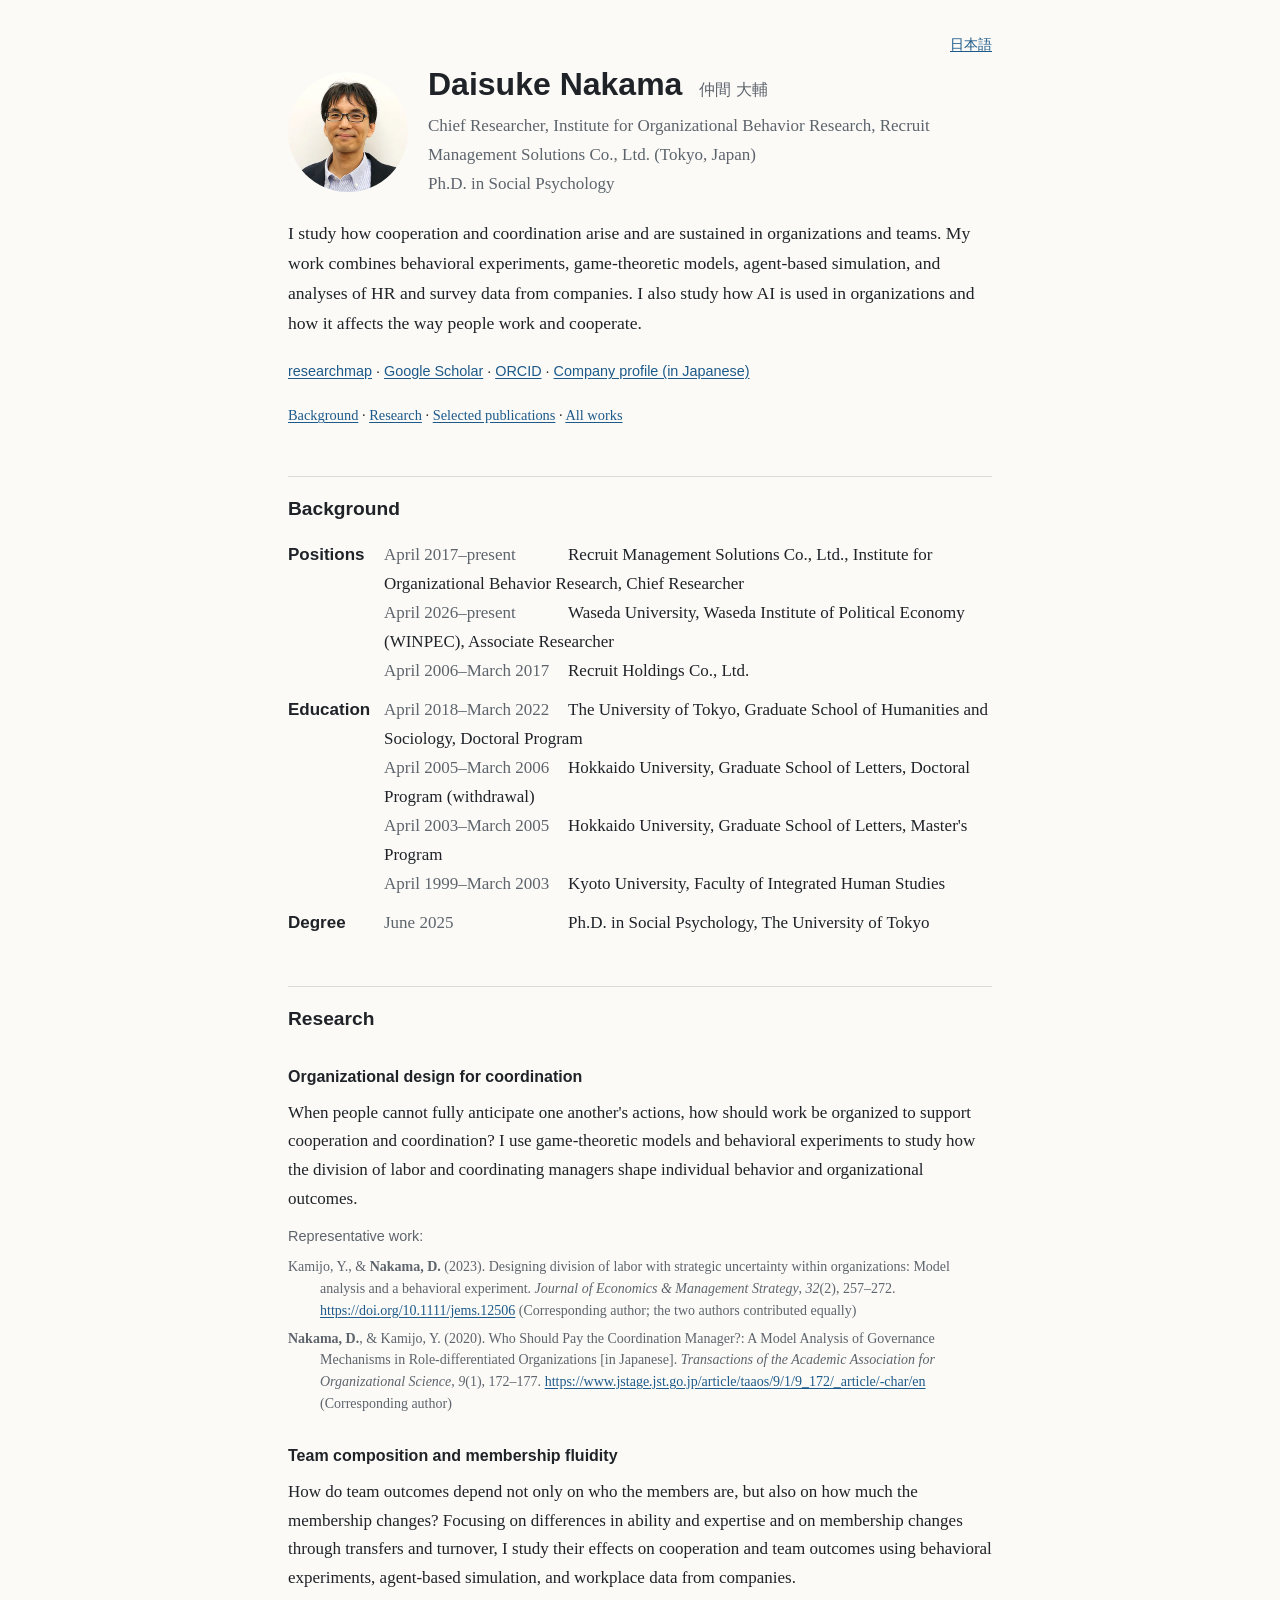
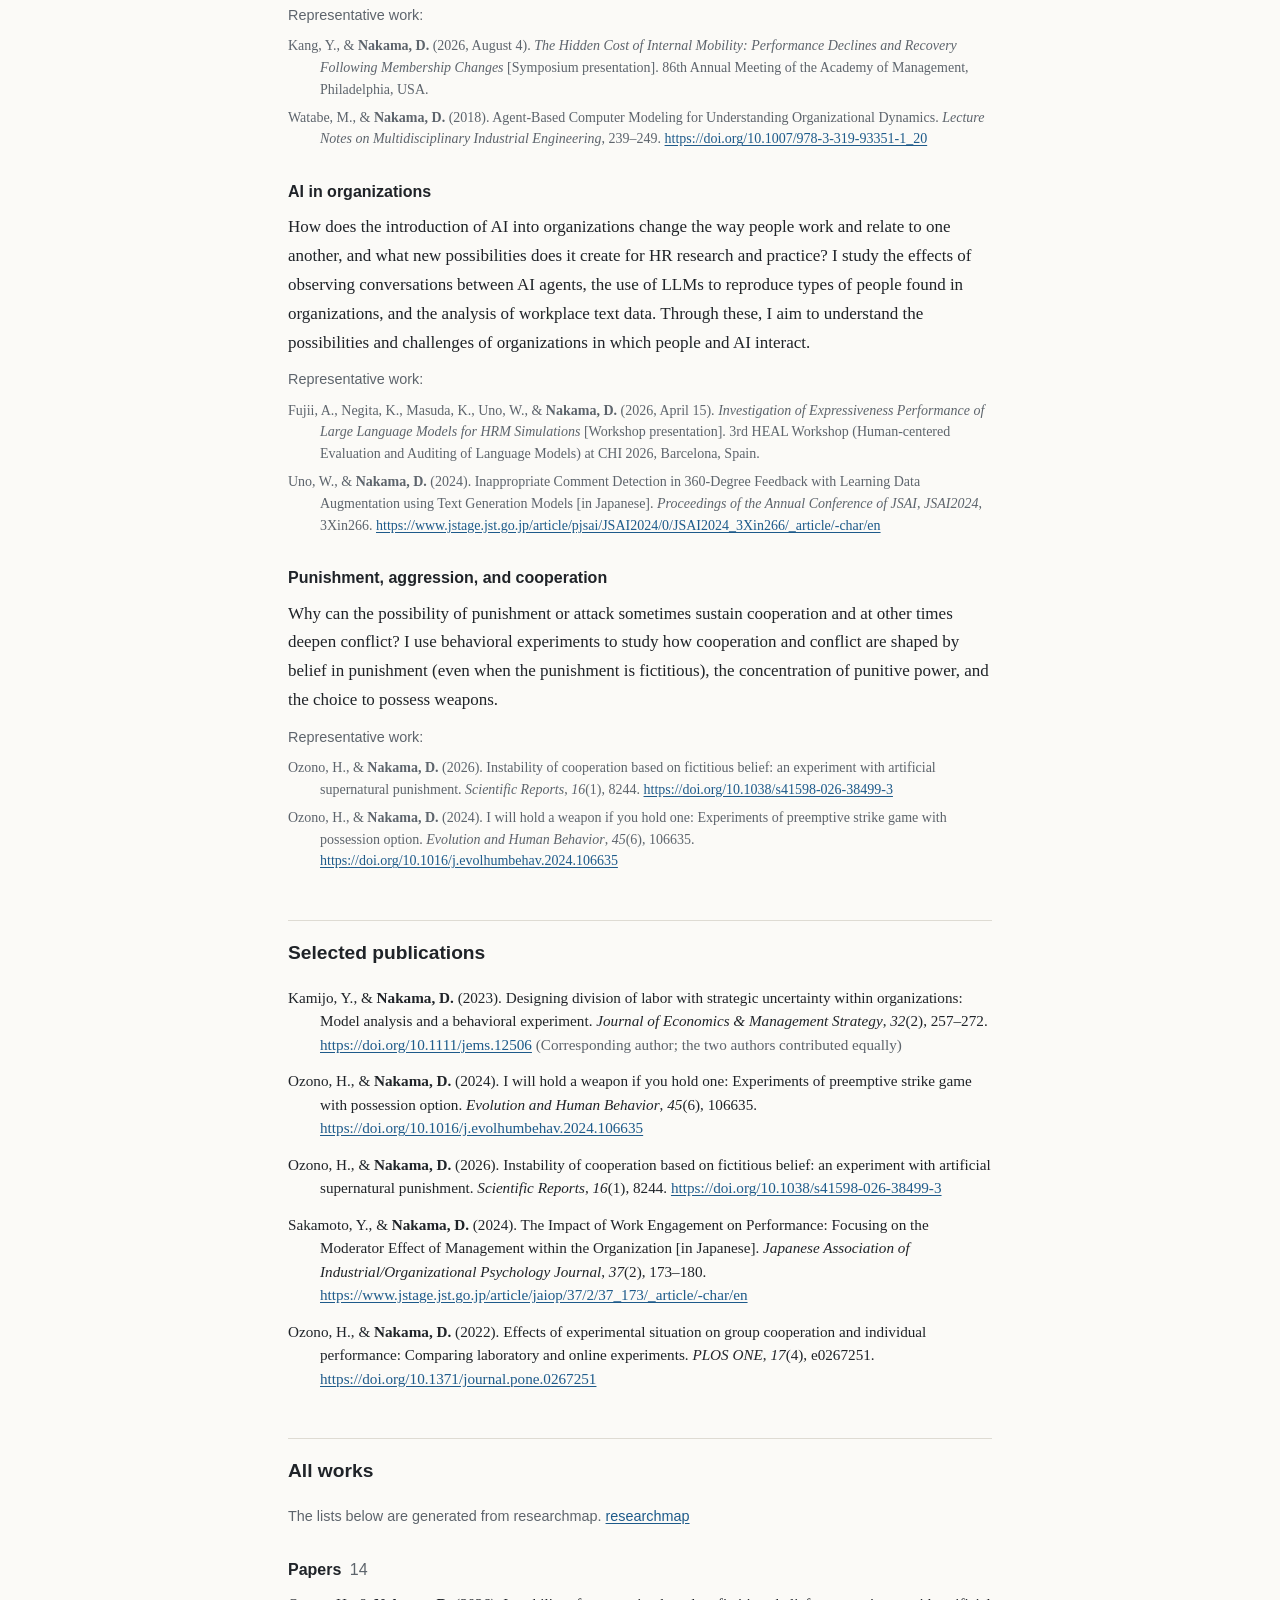
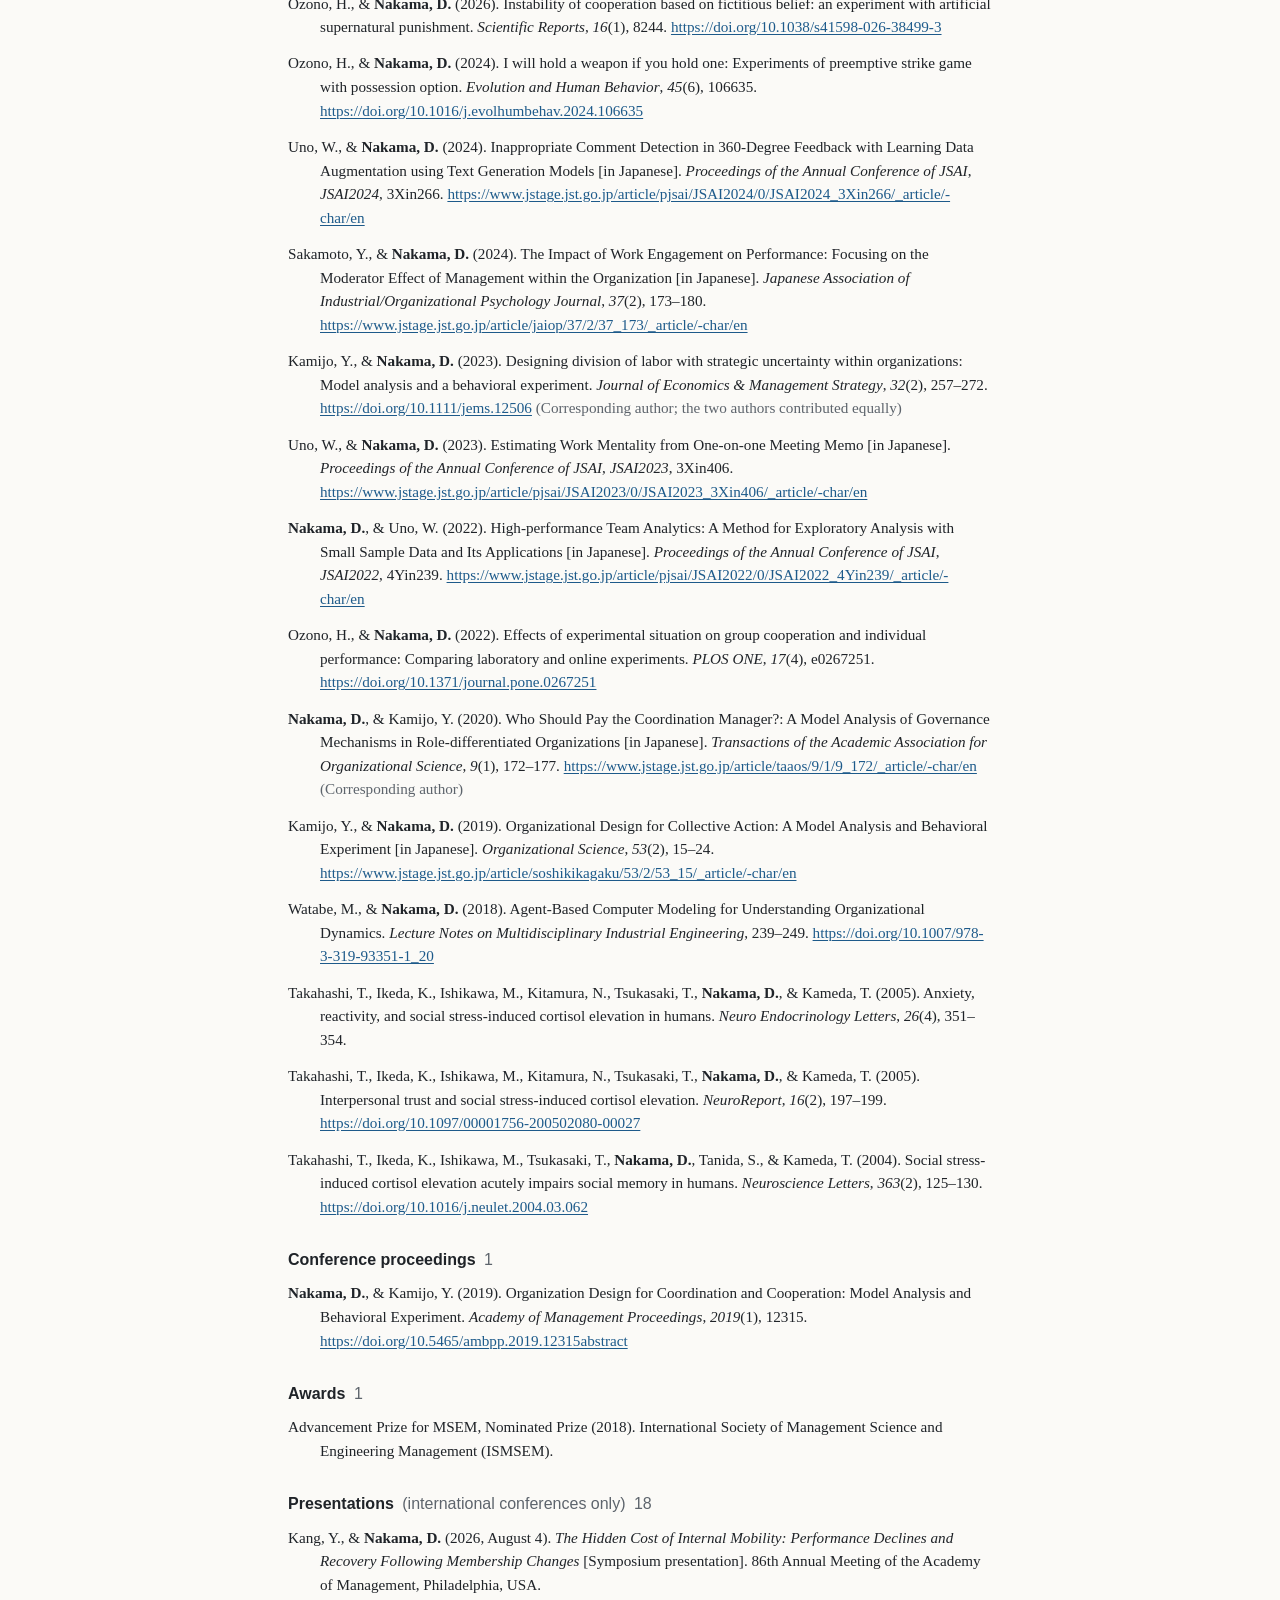
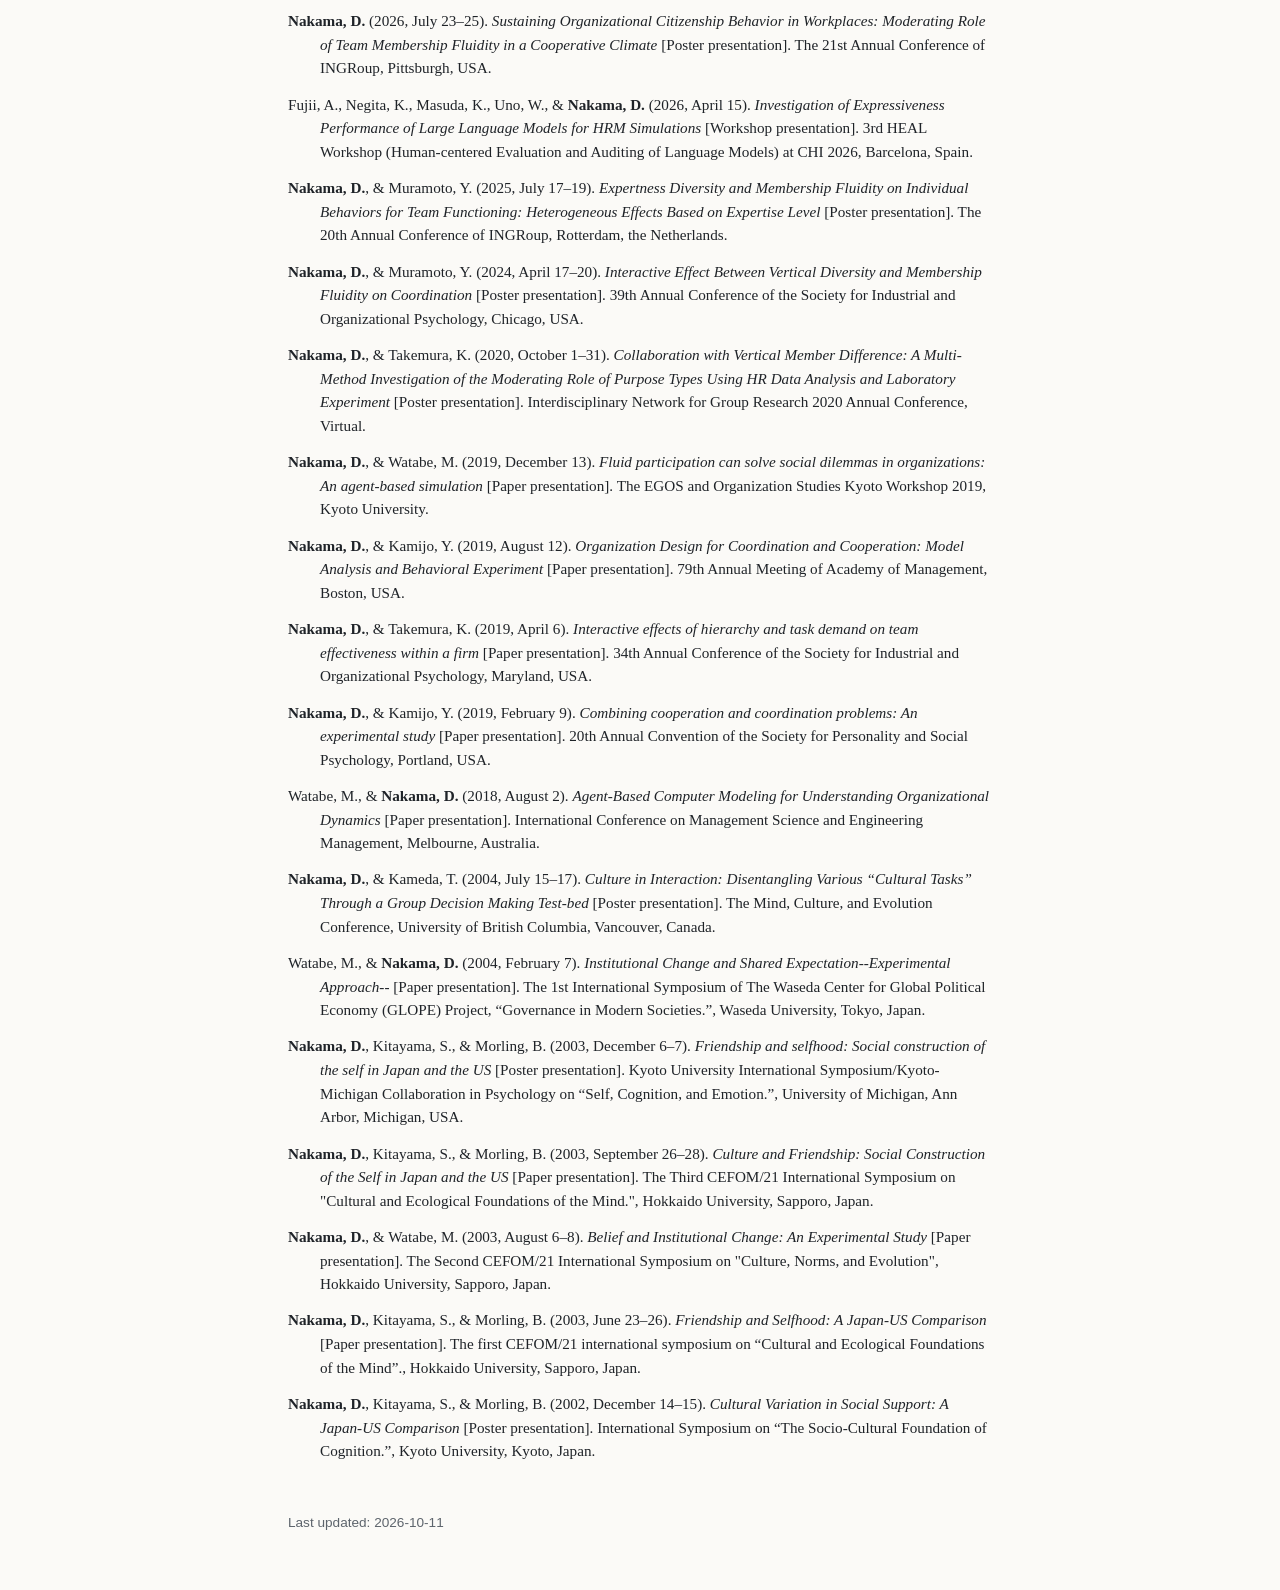
<file: index.html>
<!doctype html>
<html lang="en">
<head>
<meta charset="utf-8">
<meta name="viewport" content="width=device-width, initial-scale=1">
<title>Daisuke Nakama</title>
<meta name="description" content="Daisuke Nakama studies cooperation and coordination in organizations and teams.">
<link rel="icon" href="avatar.png">
<link rel="stylesheet" href="style.css">
<meta name="google-site-verification" content="29DcpfLCTDxJT65VdbyaexOTjkJp9uY4inDjIt9TOL4">
<script data-goatcounter="https://dnakama.goatcounter.com/count" async src="//gc.zgo.at/count.js"></script>
</head>
<body>
<header>
<p class="switch"><a href="ja/" lang="ja">日本語</a></p>
<div class="who">
<img src="avatar.png" alt="Portrait of Daisuke Nakama" width="120" height="120">
<div>
<h1>Daisuke Nakama <span class="sub">仲間 大輔</span></h1>
<p class="role">Chief Researcher, Institute for Organizational Behavior Research, Recruit Management Solutions Co., Ltd. (Tokyo, Japan)<br>Ph.D. in Social Psychology</p>
</div>
</div>
<p class="lead">I study how cooperation and coordination arise and are sustained in organizations and teams. My work combines behavioral experiments, game-theoretic models, agent-based simulation, and analyses of HR and survey data from companies. I also study how AI is used in organizations and how it affects the way people work and cooperate.</p>
<p class="links"><a href="https://researchmap.jp/dnakama?lang=en">researchmap</a> · <a href="https://scholar.google.com/citations?user=3xT6G5sAAAAJ">Google Scholar</a> · <a href="https://orcid.org/0000-0003-1457-5297">ORCID</a> · <a href="https://www.recruit-ms.co.jp/issue/talent/0000000144/">Company profile (in Japanese)</a></p>
<nav class="jump" aria-label="On this page">
<a href="#background">Background</a> · <a href="#research">Research</a> · <a href="#selected">Selected publications</a> · <a href="#all-works">All works</a>
</nav>
</header>
<main>
<section id="background">
<h2>Background</h2>
<dl class="background">
<dt>Positions</dt>
<dd><span class="when">April 2017–present</span>Recruit Management Solutions Co., Ltd., Institute for Organizational Behavior Research, Chief Researcher<br><span class="when">April 2026–present</span>Waseda University, Waseda Institute of Political Economy (WINPEC), Associate Researcher<br><span class="when">April 2006–March 2017</span>Recruit Holdings Co., Ltd.</dd>
<dt>Education</dt>
<dd><span class="when">April 2018–March 2022</span>The University of Tokyo, Graduate School of Humanities and Sociology, Doctoral Program<br><span class="when">April 2005–March 2006</span>Hokkaido University, Graduate School of Letters, Doctoral Program (withdrawal)<br><span class="when">April 2003–March 2005</span>Hokkaido University, Graduate School of Letters, Master&#x27;s Program<br><span class="when">April 1999–March 2003</span>Kyoto University, Faculty of Integrated Human Studies</dd>
<dt>Degree</dt>
<dd><span class="when">June 2025</span>Ph.D. in Social Psychology, The University of Tokyo</dd>
</dl>
</section>
<section class="themes" id="research">
<h2>Research</h2>
<h3>Organizational design for coordination</h3>
<p>When people cannot fully anticipate one another&#x27;s actions, how should work be organized to support cooperation and coordination? I use game-theoretic models and behavioral experiments to study how the division of labor and coordinating managers shape individual behavior and organizational outcomes.</p>
<p class="source">Representative work:</p>
<ul class="works">
<li>Kamijo, Y., &amp; <strong>Nakama, D.</strong> (2023). Designing division of labor with strategic uncertainty within organizations: Model analysis and a behavioral experiment. <i>Journal of Economics &amp; Management Strategy</i>, <i>32</i>(2), 257–272. <a href="https://doi.org/10.1111/jems.12506">https://doi.org/10.1111/jems.12506</a> <span class="note">(Corresponding author; the two authors contributed equally)</span></li>
<li><strong>Nakama, D.</strong>, &amp; Kamijo, Y. (2020). Who Should Pay the Coordination Manager?: A Model Analysis of Governance Mechanisms in Role-differentiated Organizations [in Japanese]. <i>Transactions of the Academic Association for Organizational Science</i>, <i>9</i>(1), 172–177. <a href="https://www.jstage.jst.go.jp/article/taaos/9/1/9_172/_article/-char/en">https://www.jstage.jst.go.jp/article/taaos/9/1/9_172/_article/-char/en</a> <span class="note">(Corresponding author)</span></li>
</ul>
<h3>Team composition and membership fluidity</h3>
<p>How do team outcomes depend not only on who the members are, but also on how much the membership changes? Focusing on differences in ability and expertise and on membership changes through transfers and turnover, I study their effects on cooperation and team outcomes using behavioral experiments, agent-based simulation, and workplace data from companies.</p>
<p class="source">Representative work:</p>
<ul class="works">
<li>Kang, Y., &amp; <strong>Nakama, D.</strong> (2026, August 4). <i>The Hidden Cost of Internal Mobility: Performance Declines and Recovery Following Membership Changes</i> [Symposium presentation]. 86th Annual Meeting of the Academy of Management, Philadelphia, USA.</li>
<li>Watabe, M., &amp; <strong>Nakama, D.</strong> (2018). Agent-Based Computer Modeling for Understanding Organizational Dynamics. <i>Lecture Notes on Multidisciplinary Industrial Engineering</i>, 239–249. <a href="https://doi.org/10.1007/978-3-319-93351-1_20">https://doi.org/10.1007/978-3-319-93351-1_20</a></li>
</ul>
<h3>AI in organizations</h3>
<p>How does the introduction of AI into organizations change the way people work and relate to one another, and what new possibilities does it create for HR research and practice? I study the effects of observing conversations between AI agents, the use of LLMs to reproduce types of people found in organizations, and the analysis of workplace text data. Through these, I aim to understand the possibilities and challenges of organizations in which people and AI interact.</p>
<p class="source">Representative work:</p>
<ul class="works">
<li>Fujii, A., Negita, K., Masuda, K., Uno, W., &amp; <strong>Nakama, D.</strong> (2026, April 15). <i>Investigation of Expressiveness Performance of Large Language Models for HRM Simulations</i> [Workshop presentation]. 3rd HEAL Workshop (Human-centered Evaluation and Auditing of Language Models) at CHI 2026, Barcelona, Spain.</li>
<li>Uno, W., &amp; <strong>Nakama, D.</strong> (2024). Inappropriate Comment Detection in 360-Degree Feedback with Learning Data Augmentation using Text Generation Models [in Japanese]. <i>Proceedings of the Annual Conference of JSAI</i>, <i>JSAI2024</i>, 3Xin266. <a href="https://www.jstage.jst.go.jp/article/pjsai/JSAI2024/0/JSAI2024_3Xin266/_article/-char/en">https://www.jstage.jst.go.jp/article/pjsai/JSAI2024/0/JSAI2024_3Xin266/_article/-char/en</a></li>
</ul>
<h3>Punishment, aggression, and cooperation</h3>
<p>Why can the possibility of punishment or attack sometimes sustain cooperation and at other times deepen conflict? I use behavioral experiments to study how cooperation and conflict are shaped by belief in punishment (even when the punishment is fictitious), the concentration of punitive power, and the choice to possess weapons.</p>
<p class="source">Representative work:</p>
<ul class="works">
<li>Ozono, H., &amp; <strong>Nakama, D.</strong> (2026). Instability of cooperation based on fictitious belief: an experiment with artificial supernatural punishment. <i>Scientific Reports</i>, <i>16</i>(1), 8244. <a href="https://doi.org/10.1038/s41598-026-38499-3">https://doi.org/10.1038/s41598-026-38499-3</a></li>
<li>Ozono, H., &amp; <strong>Nakama, D.</strong> (2024). I will hold a weapon if you hold one: Experiments of preemptive strike game with possession option. <i>Evolution and Human Behavior</i>, <i>45</i>(6), 106635. <a href="https://doi.org/10.1016/j.evolhumbehav.2024.106635">https://doi.org/10.1016/j.evolhumbehav.2024.106635</a></li>
</ul>
</section>
<section id="selected">
<h2>Selected publications</h2>
<ul class="works">
<li>Kamijo, Y., &amp; <strong>Nakama, D.</strong> (2023). Designing division of labor with strategic uncertainty within organizations: Model analysis and a behavioral experiment. <i>Journal of Economics &amp; Management Strategy</i>, <i>32</i>(2), 257–272. <a href="https://doi.org/10.1111/jems.12506">https://doi.org/10.1111/jems.12506</a> <span class="note">(Corresponding author; the two authors contributed equally)</span></li>
<li>Ozono, H., &amp; <strong>Nakama, D.</strong> (2024). I will hold a weapon if you hold one: Experiments of preemptive strike game with possession option. <i>Evolution and Human Behavior</i>, <i>45</i>(6), 106635. <a href="https://doi.org/10.1016/j.evolhumbehav.2024.106635">https://doi.org/10.1016/j.evolhumbehav.2024.106635</a></li>
<li>Ozono, H., &amp; <strong>Nakama, D.</strong> (2026). Instability of cooperation based on fictitious belief: an experiment with artificial supernatural punishment. <i>Scientific Reports</i>, <i>16</i>(1), 8244. <a href="https://doi.org/10.1038/s41598-026-38499-3">https://doi.org/10.1038/s41598-026-38499-3</a></li>
<li>Sakamoto, Y., &amp; <strong>Nakama, D.</strong> (2024). The Impact of Work Engagement on Performance: Focusing on the Moderator Effect of Management within the Organization [in Japanese]. <i>Japanese Association of Industrial/Organizational Psychology Journal</i>, <i>37</i>(2), 173–180. <a href="https://www.jstage.jst.go.jp/article/jaiop/37/2/37_173/_article/-char/en">https://www.jstage.jst.go.jp/article/jaiop/37/2/37_173/_article/-char/en</a></li>
<li>Ozono, H., &amp; <strong>Nakama, D.</strong> (2022). Effects of experimental situation on group cooperation and individual performance: Comparing laboratory and online experiments. <i>PLOS ONE</i>, <i>17</i>(4), e0267251. <a href="https://doi.org/10.1371/journal.pone.0267251">https://doi.org/10.1371/journal.pone.0267251</a></li>
</ul>
</section>
<section id="all-works">
<h2>All works</h2>
<p class="meta">The lists below are generated from researchmap. <a href="https://researchmap.jp/dnakama?lang=en">researchmap</a></p>
<h3>Papers <span class="count">14</span></h3>
<ul class="works">
<li>Ozono, H., &amp; <strong>Nakama, D.</strong> (2026). Instability of cooperation based on fictitious belief: an experiment with artificial supernatural punishment. <i>Scientific Reports</i>, <i>16</i>(1), 8244. <a href="https://doi.org/10.1038/s41598-026-38499-3">https://doi.org/10.1038/s41598-026-38499-3</a></li>
<li>Ozono, H., &amp; <strong>Nakama, D.</strong> (2024). I will hold a weapon if you hold one: Experiments of preemptive strike game with possession option. <i>Evolution and Human Behavior</i>, <i>45</i>(6), 106635. <a href="https://doi.org/10.1016/j.evolhumbehav.2024.106635">https://doi.org/10.1016/j.evolhumbehav.2024.106635</a></li>
<li>Uno, W., &amp; <strong>Nakama, D.</strong> (2024). Inappropriate Comment Detection in 360-Degree Feedback with Learning Data Augmentation using Text Generation Models [in Japanese]. <i>Proceedings of the Annual Conference of JSAI</i>, <i>JSAI2024</i>, 3Xin266. <a href="https://www.jstage.jst.go.jp/article/pjsai/JSAI2024/0/JSAI2024_3Xin266/_article/-char/en">https://www.jstage.jst.go.jp/article/pjsai/JSAI2024/0/JSAI2024_3Xin266/_article/-char/en</a></li>
<li>Sakamoto, Y., &amp; <strong>Nakama, D.</strong> (2024). The Impact of Work Engagement on Performance: Focusing on the Moderator Effect of Management within the Organization [in Japanese]. <i>Japanese Association of Industrial/Organizational Psychology Journal</i>, <i>37</i>(2), 173–180. <a href="https://www.jstage.jst.go.jp/article/jaiop/37/2/37_173/_article/-char/en">https://www.jstage.jst.go.jp/article/jaiop/37/2/37_173/_article/-char/en</a></li>
<li>Kamijo, Y., &amp; <strong>Nakama, D.</strong> (2023). Designing division of labor with strategic uncertainty within organizations: Model analysis and a behavioral experiment. <i>Journal of Economics &amp; Management Strategy</i>, <i>32</i>(2), 257–272. <a href="https://doi.org/10.1111/jems.12506">https://doi.org/10.1111/jems.12506</a> <span class="note">(Corresponding author; the two authors contributed equally)</span></li>
<li>Uno, W., &amp; <strong>Nakama, D.</strong> (2023). Estimating Work Mentality from One-on-one Meeting Memo [in Japanese]. <i>Proceedings of the Annual Conference of JSAI</i>, <i>JSAI2023</i>, 3Xin406. <a href="https://www.jstage.jst.go.jp/article/pjsai/JSAI2023/0/JSAI2023_3Xin406/_article/-char/en">https://www.jstage.jst.go.jp/article/pjsai/JSAI2023/0/JSAI2023_3Xin406/_article/-char/en</a></li>
<li><strong>Nakama, D.</strong>, &amp; Uno, W. (2022). High-performance Team Analytics: A Method for Exploratory Analysis with Small Sample Data and Its Applications [in Japanese]. <i>Proceedings of the Annual Conference of JSAI</i>, <i>JSAI2022</i>, 4Yin239. <a href="https://www.jstage.jst.go.jp/article/pjsai/JSAI2022/0/JSAI2022_4Yin239/_article/-char/en">https://www.jstage.jst.go.jp/article/pjsai/JSAI2022/0/JSAI2022_4Yin239/_article/-char/en</a></li>
<li>Ozono, H., &amp; <strong>Nakama, D.</strong> (2022). Effects of experimental situation on group cooperation and individual performance: Comparing laboratory and online experiments. <i>PLOS ONE</i>, <i>17</i>(4), e0267251. <a href="https://doi.org/10.1371/journal.pone.0267251">https://doi.org/10.1371/journal.pone.0267251</a></li>
<li><strong>Nakama, D.</strong>, &amp; Kamijo, Y. (2020). Who Should Pay the Coordination Manager?: A Model Analysis of Governance Mechanisms in Role-differentiated Organizations [in Japanese]. <i>Transactions of the Academic Association for Organizational Science</i>, <i>9</i>(1), 172–177. <a href="https://www.jstage.jst.go.jp/article/taaos/9/1/9_172/_article/-char/en">https://www.jstage.jst.go.jp/article/taaos/9/1/9_172/_article/-char/en</a> <span class="note">(Corresponding author)</span></li>
<li>Kamijo, Y., &amp; <strong>Nakama, D.</strong> (2019). Organizational Design for Collective Action: A Model Analysis and Behavioral Experiment [in Japanese]. <i>Organizational Science</i>, <i>53</i>(2), 15–24. <a href="https://www.jstage.jst.go.jp/article/soshikikagaku/53/2/53_15/_article/-char/en">https://www.jstage.jst.go.jp/article/soshikikagaku/53/2/53_15/_article/-char/en</a></li>
<li>Watabe, M., &amp; <strong>Nakama, D.</strong> (2018). Agent-Based Computer Modeling for Understanding Organizational Dynamics. <i>Lecture Notes on Multidisciplinary Industrial Engineering</i>, 239–249. <a href="https://doi.org/10.1007/978-3-319-93351-1_20">https://doi.org/10.1007/978-3-319-93351-1_20</a></li>
<li>Takahashi, T., Ikeda, K., Ishikawa, M., Kitamura, N., Tsukasaki, T., <strong>Nakama, D.</strong>, &amp; Kameda, T. (2005). Anxiety, reactivity, and social stress-induced cortisol elevation in humans. <i>Neuro Endocrinology Letters</i>, <i>26</i>(4), 351–354.</li>
<li>Takahashi, T., Ikeda, K., Ishikawa, M., Kitamura, N., Tsukasaki, T., <strong>Nakama, D.</strong>, &amp; Kameda, T. (2005). Interpersonal trust and social stress-induced cortisol elevation. <i>NeuroReport</i>, <i>16</i>(2), 197–199. <a href="https://doi.org/10.1097/00001756-200502080-00027">https://doi.org/10.1097/00001756-200502080-00027</a></li>
<li>Takahashi, T., Ikeda, K., Ishikawa, M., Tsukasaki, T., <strong>Nakama, D.</strong>, Tanida, S., &amp; Kameda, T. (2004). Social stress-induced cortisol elevation acutely impairs social memory in humans. <i>Neuroscience Letters</i>, <i>363</i>(2), 125–130. <a href="https://doi.org/10.1016/j.neulet.2004.03.062">https://doi.org/10.1016/j.neulet.2004.03.062</a></li>
</ul>
<h3>Conference proceedings <span class="count">1</span></h3>
<ul class="works">
<li><strong>Nakama, D.</strong>, &amp; Kamijo, Y. (2019). Organization Design for Coordination and Cooperation: Model Analysis and Behavioral Experiment. <i>Academy of Management Proceedings</i>, <i>2019</i>(1), 12315. <a href="https://doi.org/10.5465/ambpp.2019.12315abstract">https://doi.org/10.5465/ambpp.2019.12315abstract</a></li>
</ul>
<h3>Awards <span class="count">1</span></h3>
<ul class="works">
<li>Advancement Prize for MSEM, Nominated Prize (2018). International Society of Management Science and Engineering Management (ISMSEM).</li>
</ul>
<h3>Presentations <span class="count">(international conferences only)</span> <span class="count">18</span></h3>
<ul class="works">
<li>Kang, Y., &amp; <strong>Nakama, D.</strong> (2026, August 4). <i>The Hidden Cost of Internal Mobility: Performance Declines and Recovery Following Membership Changes</i> [Symposium presentation]. 86th Annual Meeting of the Academy of Management, Philadelphia, USA.</li>
<li><strong>Nakama, D.</strong> (2026, July 23–25). <i>Sustaining Organizational Citizenship Behavior in Workplaces: Moderating Role of Team Membership Fluidity in a Cooperative Climate</i> [Poster presentation]. The 21st Annual Conference of INGRoup, Pittsburgh, USA.</li>
<li>Fujii, A., Negita, K., Masuda, K., Uno, W., &amp; <strong>Nakama, D.</strong> (2026, April 15). <i>Investigation of Expressiveness Performance of Large Language Models for HRM Simulations</i> [Workshop presentation]. 3rd HEAL Workshop (Human-centered Evaluation and Auditing of Language Models) at CHI 2026, Barcelona, Spain.</li>
<li><strong>Nakama, D.</strong>, &amp; Muramoto, Y. (2025, July 17–19). <i>Expertness Diversity and Membership Fluidity on Individual Behaviors for Team Functioning: Heterogeneous Effects Based on Expertise Level</i> [Poster presentation]. The 20th Annual Conference of INGRoup, Rotterdam, the Netherlands.</li>
<li><strong>Nakama, D.</strong>, &amp; Muramoto, Y. (2024, April 17–20). <i>Interactive Effect Between Vertical Diversity and Membership Fluidity on Coordination</i> [Poster presentation]. 39th Annual Conference of the Society for Industrial and Organizational Psychology, Chicago, USA.</li>
<li><strong>Nakama, D.</strong>, &amp; Takemura, K. (2020, October 1–31). <i>Collaboration with Vertical Member Difference: A Multi-Method Investigation of the Moderating Role of Purpose Types Using HR Data Analysis and Laboratory Experiment</i> [Poster presentation]. Interdisciplinary Network for Group Research 2020 Annual Conference, Virtual.</li>
<li><strong>Nakama, D.</strong>, &amp; Watabe, M. (2019, December 13). <i>Fluid participation can solve social dilemmas in organizations: An agent-based simulation</i> [Paper presentation]. The EGOS and Organization Studies Kyoto Workshop 2019, Kyoto University.</li>
<li><strong>Nakama, D.</strong>, &amp; Kamijo, Y. (2019, August 12). <i>Organization Design for Coordination and Cooperation: Model Analysis and Behavioral Experiment</i> [Paper presentation]. 79th Annual Meeting of Academy of Management, Boston, USA.</li>
<li><strong>Nakama, D.</strong>, &amp; Takemura, K. (2019, April 6). <i>Interactive effects of hierarchy and task demand on team effectiveness within a firm</i> [Paper presentation]. 34th Annual Conference of the Society for Industrial and Organizational Psychology, Maryland, USA.</li>
<li><strong>Nakama, D.</strong>, &amp; Kamijo, Y. (2019, February 9). <i>Combining cooperation and coordination problems: An experimental study</i> [Paper presentation]. 20th Annual Convention of the Society for Personality and Social Psychology, Portland, USA.</li>
<li>Watabe, M., &amp; <strong>Nakama, D.</strong> (2018, August 2). <i>Agent-Based Computer Modeling for Understanding Organizational Dynamics</i> [Paper presentation]. International Conference on Management Science and Engineering Management, Melbourne, Australia.</li>
<li><strong>Nakama, D.</strong>, &amp; Kameda, T. (2004, July 15–17). <i>Culture in Interaction: Disentangling Various “Cultural Tasks” Through a Group Decision Making Test-bed</i> [Poster presentation]. The Mind, Culture, and Evolution Conference, University of British Columbia, Vancouver, Canada.</li>
<li>Watabe, M., &amp; <strong>Nakama, D.</strong> (2004, February 7). <i>Institutional Change and Shared Expectation--Experimental Approach--</i> [Paper presentation]. The 1st International Symposium of The Waseda Center for Global Political Economy (GLOPE) Project, “Governance in Modern Societies.”, Waseda University, Tokyo, Japan.</li>
<li><strong>Nakama, D.</strong>, Kitayama, S., &amp; Morling, B. (2003, December 6–7). <i>Friendship and selfhood: Social construction of the self in Japan and the US</i> [Poster presentation]. Kyoto University International Symposium/Kyoto-Michigan Collaboration in Psychology on “Self, Cognition, and Emotion.”, University of Michigan, Ann Arbor, Michigan, USA.</li>
<li><strong>Nakama, D.</strong>, Kitayama, S., &amp; Morling, B. (2003, September 26–28). <i>Culture and Friendship: Social Construction of the Self in Japan and the US</i> [Paper presentation]. The Third CEFOM/21 International Symposium on &quot;Cultural and Ecological Foundations of the Mind.&quot;, Hokkaido University, Sapporo, Japan.</li>
<li><strong>Nakama, D.</strong>, &amp; Watabe, M. (2003, August 6–8). <i>Belief and Institutional Change: An Experimental Study</i> [Paper presentation]. The Second CEFOM/21 International Symposium on &quot;Culture, Norms, and Evolution&quot;, Hokkaido University, Sapporo, Japan.</li>
<li><strong>Nakama, D.</strong>, Kitayama, S., &amp; Morling, B. (2003, June 23–26). <i>Friendship and Selfhood: A Japan-US Comparison</i> [Paper presentation]. The first CEFOM/21 international symposium on “Cultural and Ecological Foundations of the Mind”., Hokkaido University, Sapporo, Japan.</li>
<li><strong>Nakama, D.</strong>, Kitayama, S., &amp; Morling, B. (2002, December 14–15). <i>Cultural Variation in Social Support: A Japan-US Comparison</i> [Poster presentation]. International Symposium on “The Socio-Cultural Foundation of Cognition.”, Kyoto University, Kyoto, Japan.</li>
</ul>
</section>
</main>
<footer>
<p>Last updated: 2026-10-11</p>
</footer>
</body>
</html>
</file>
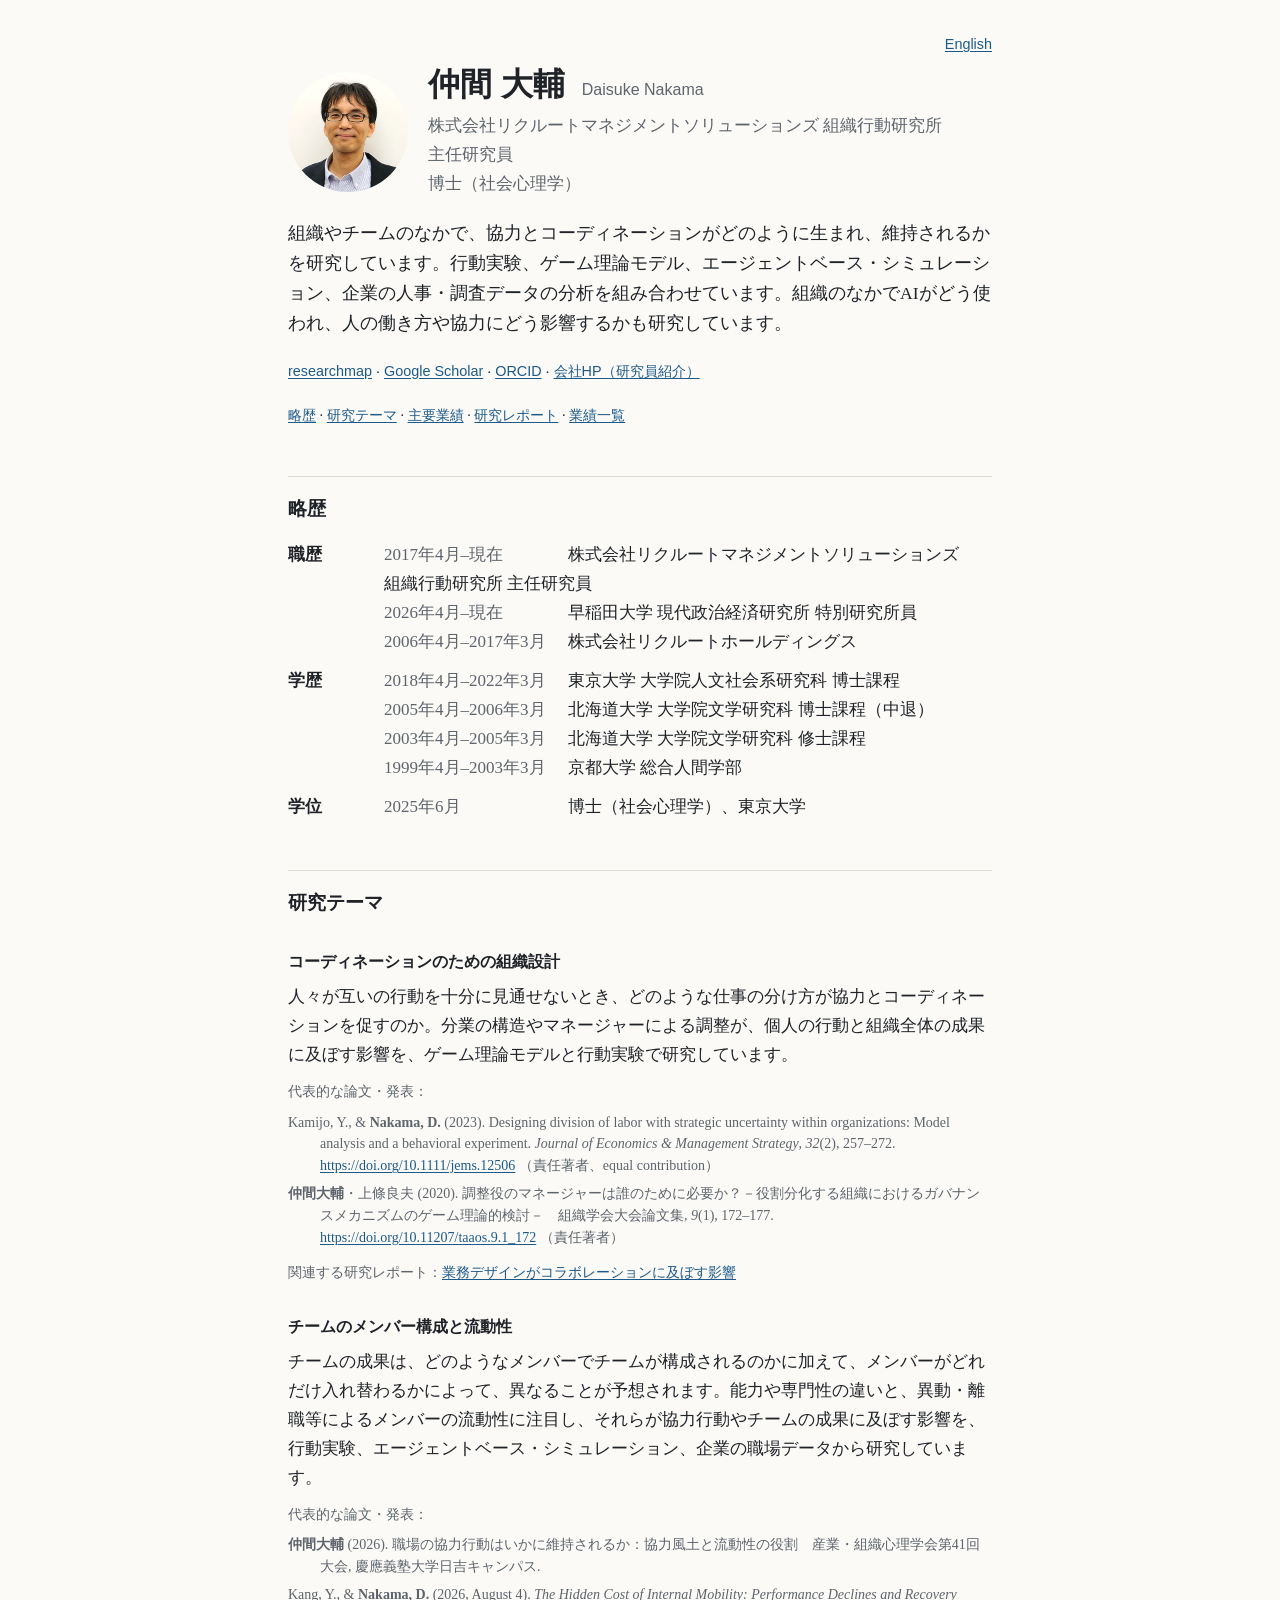
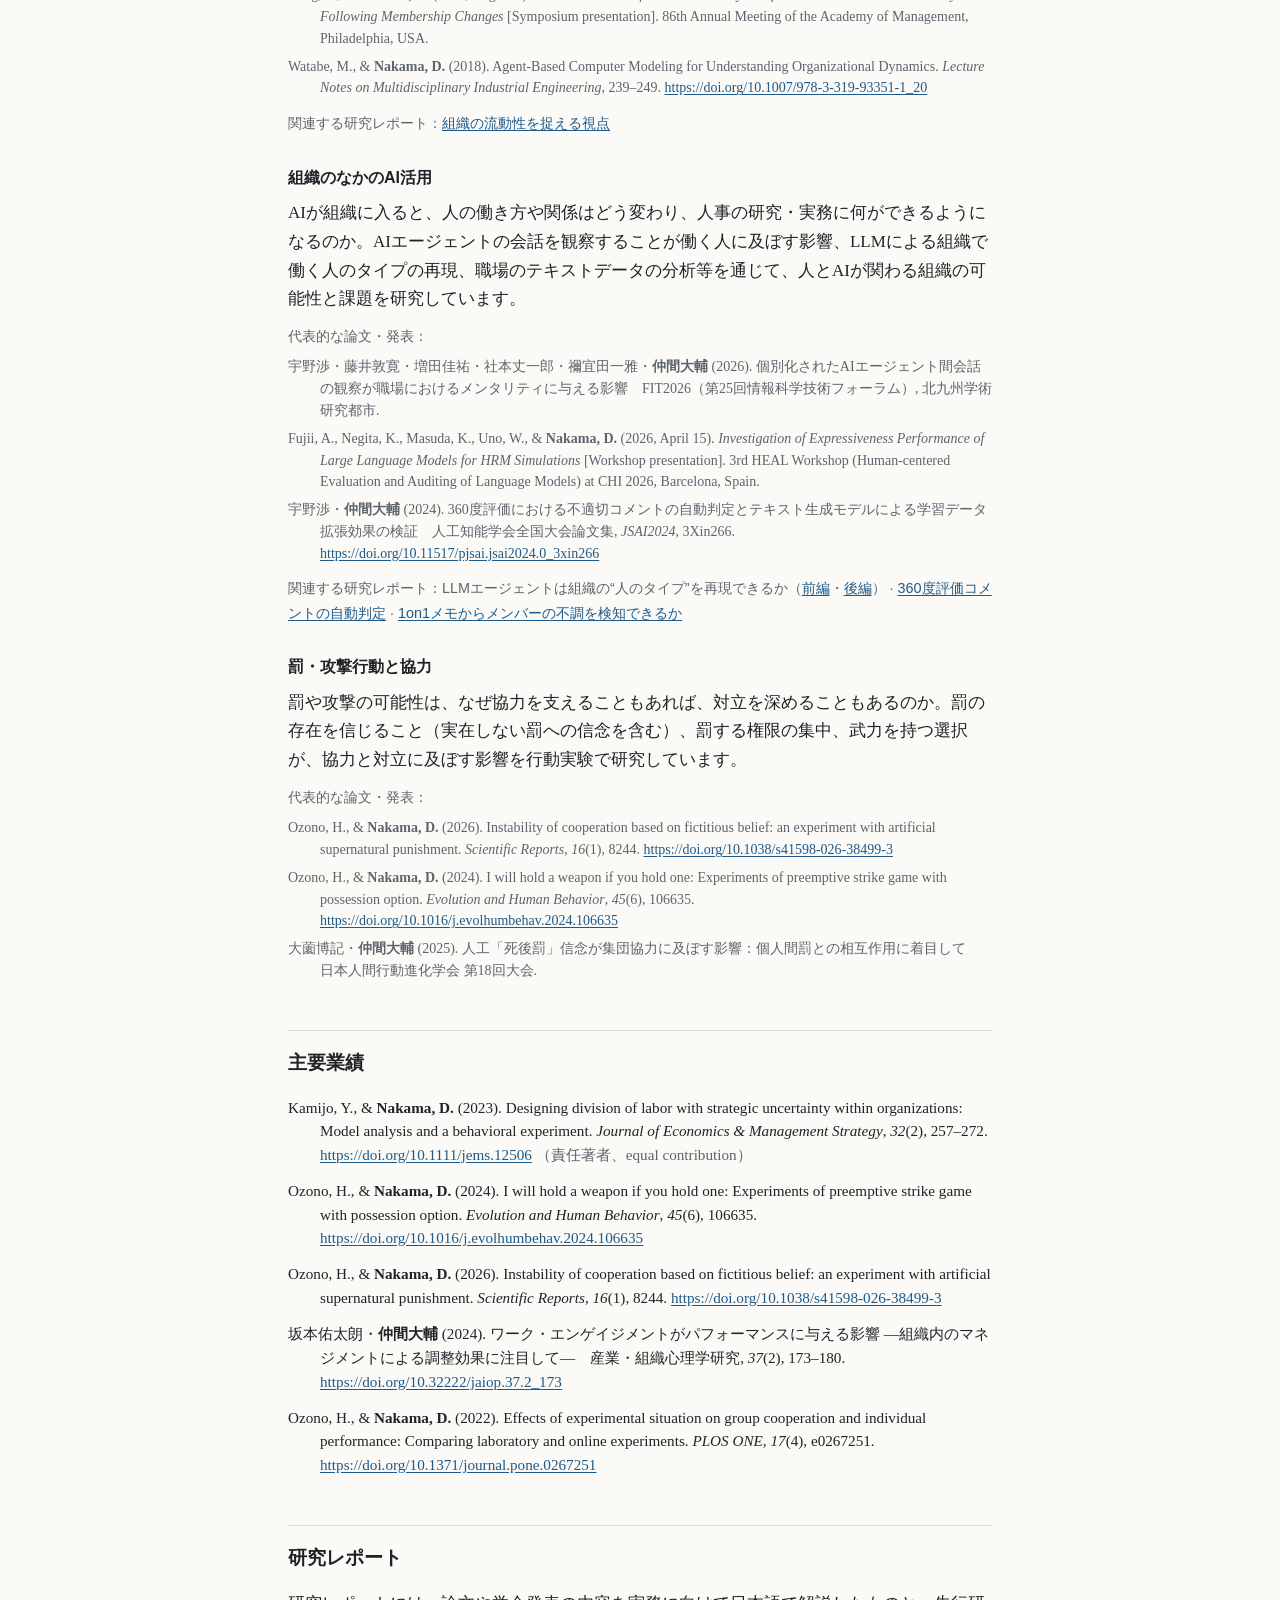
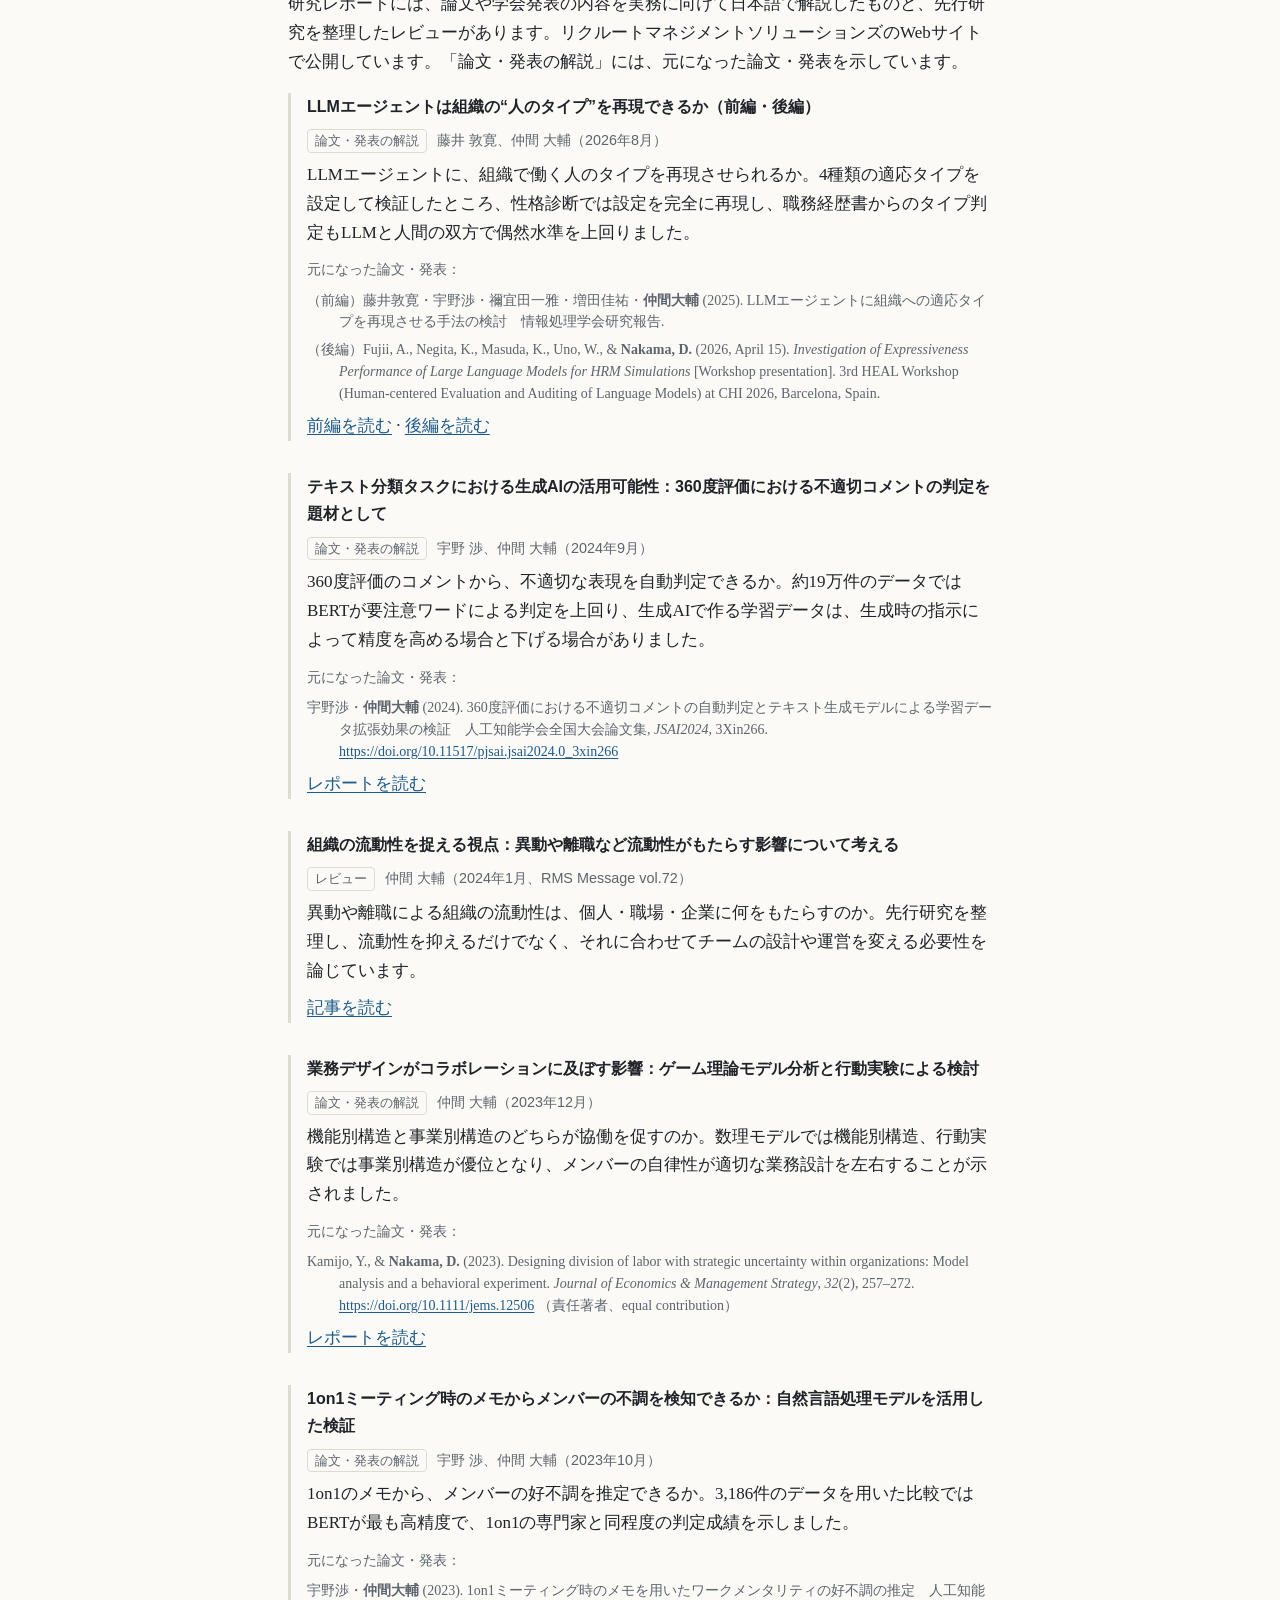
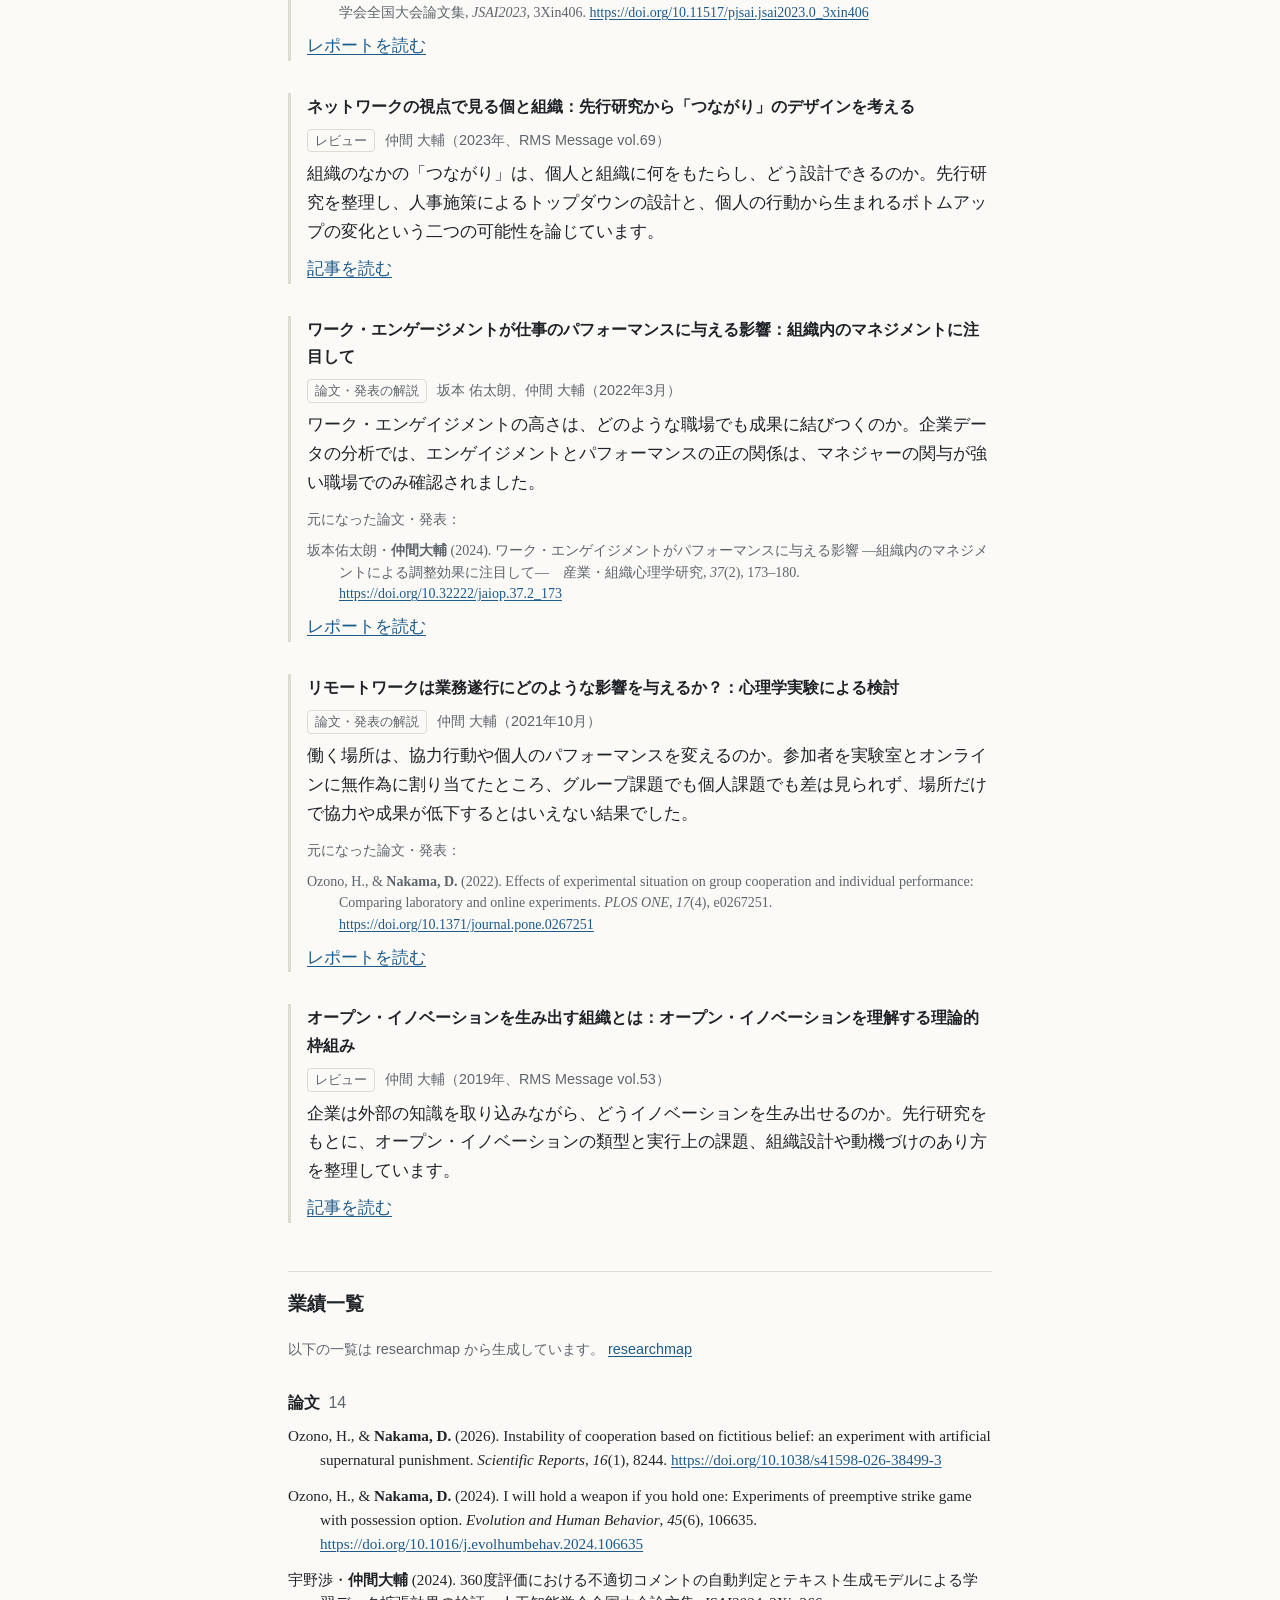
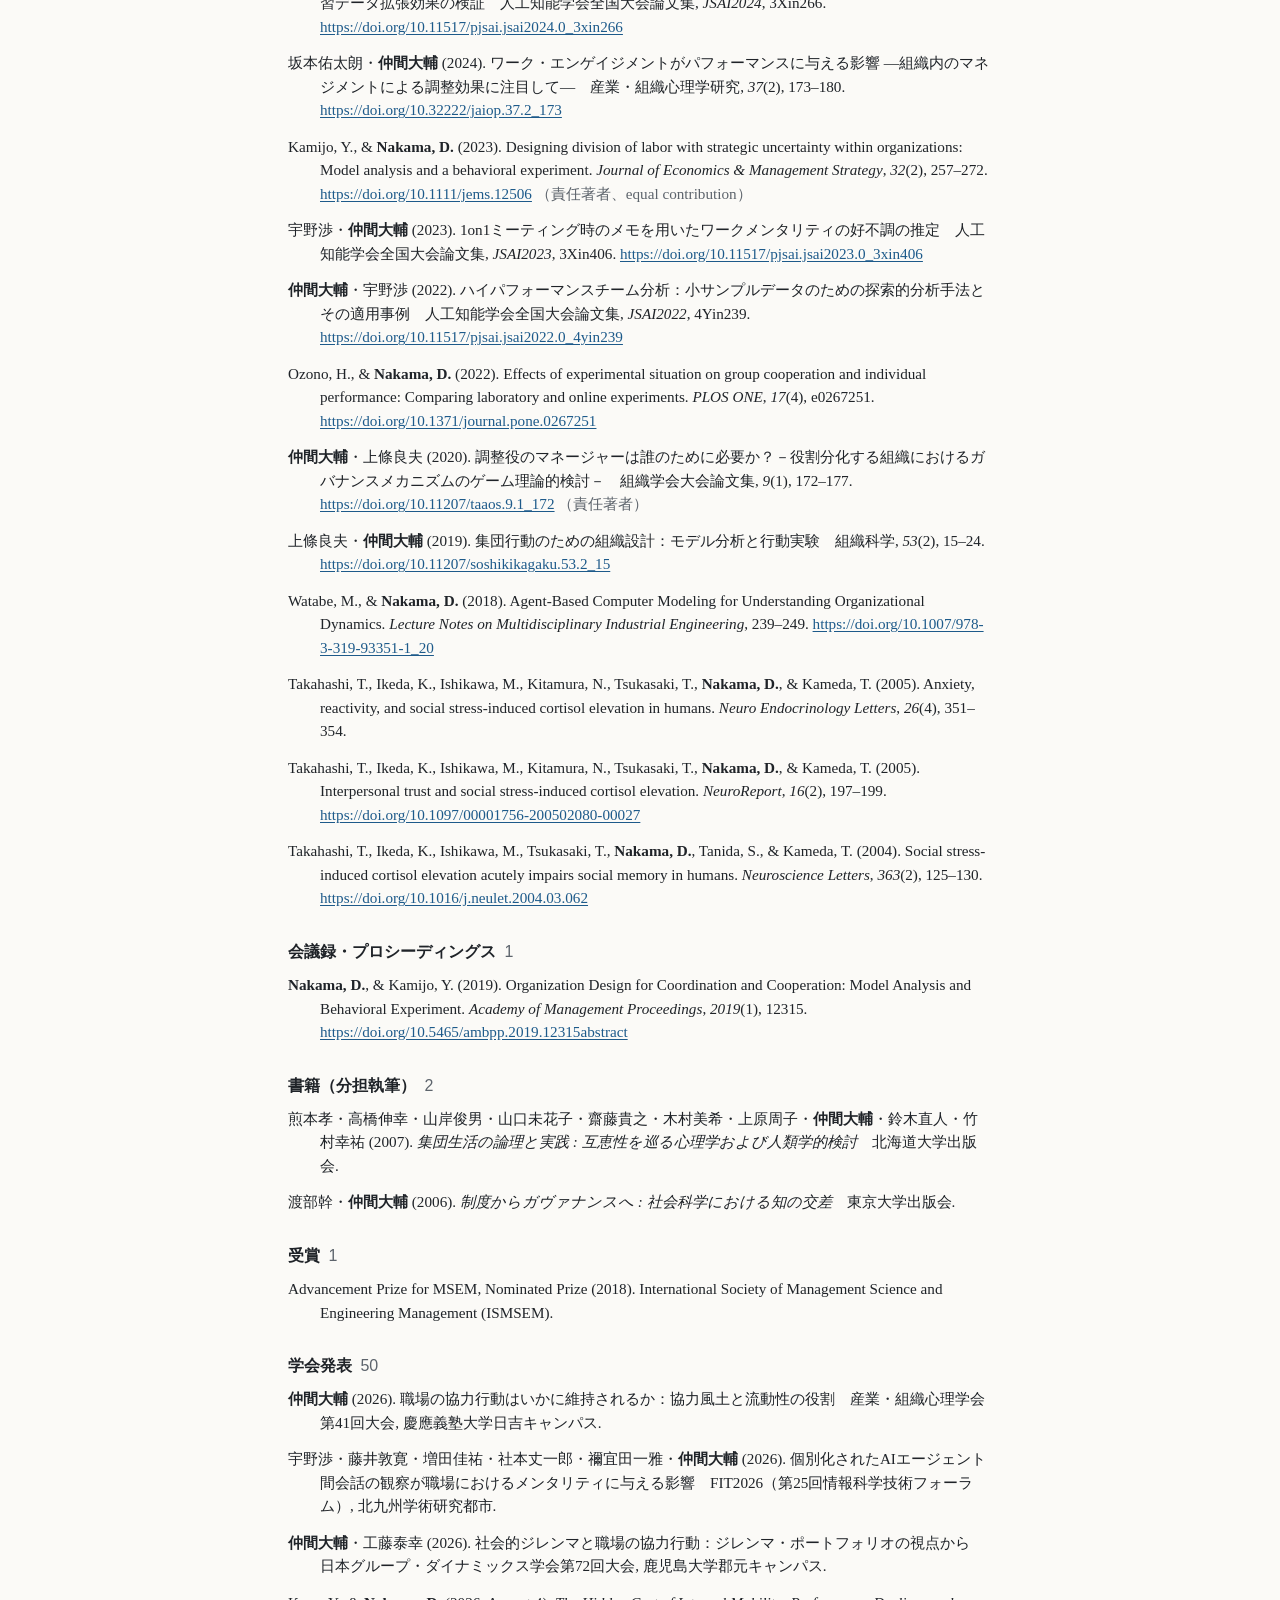
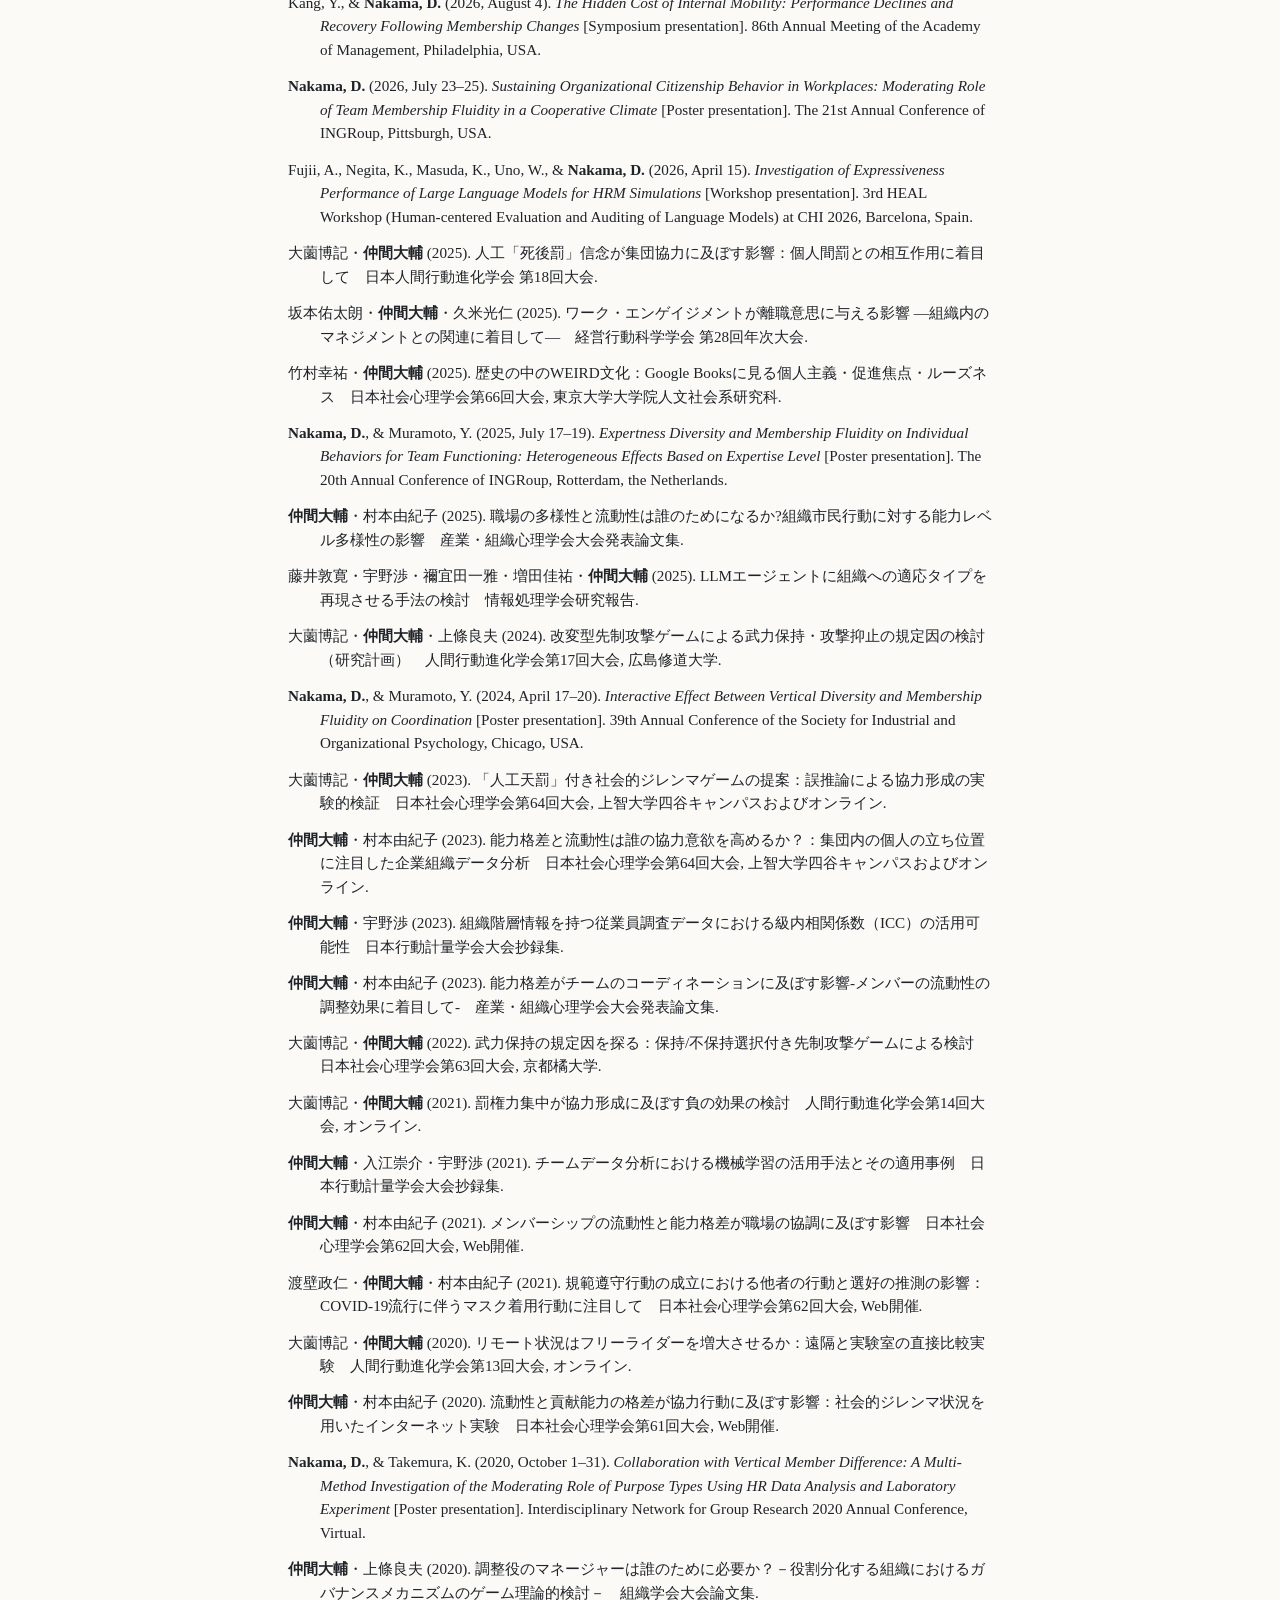
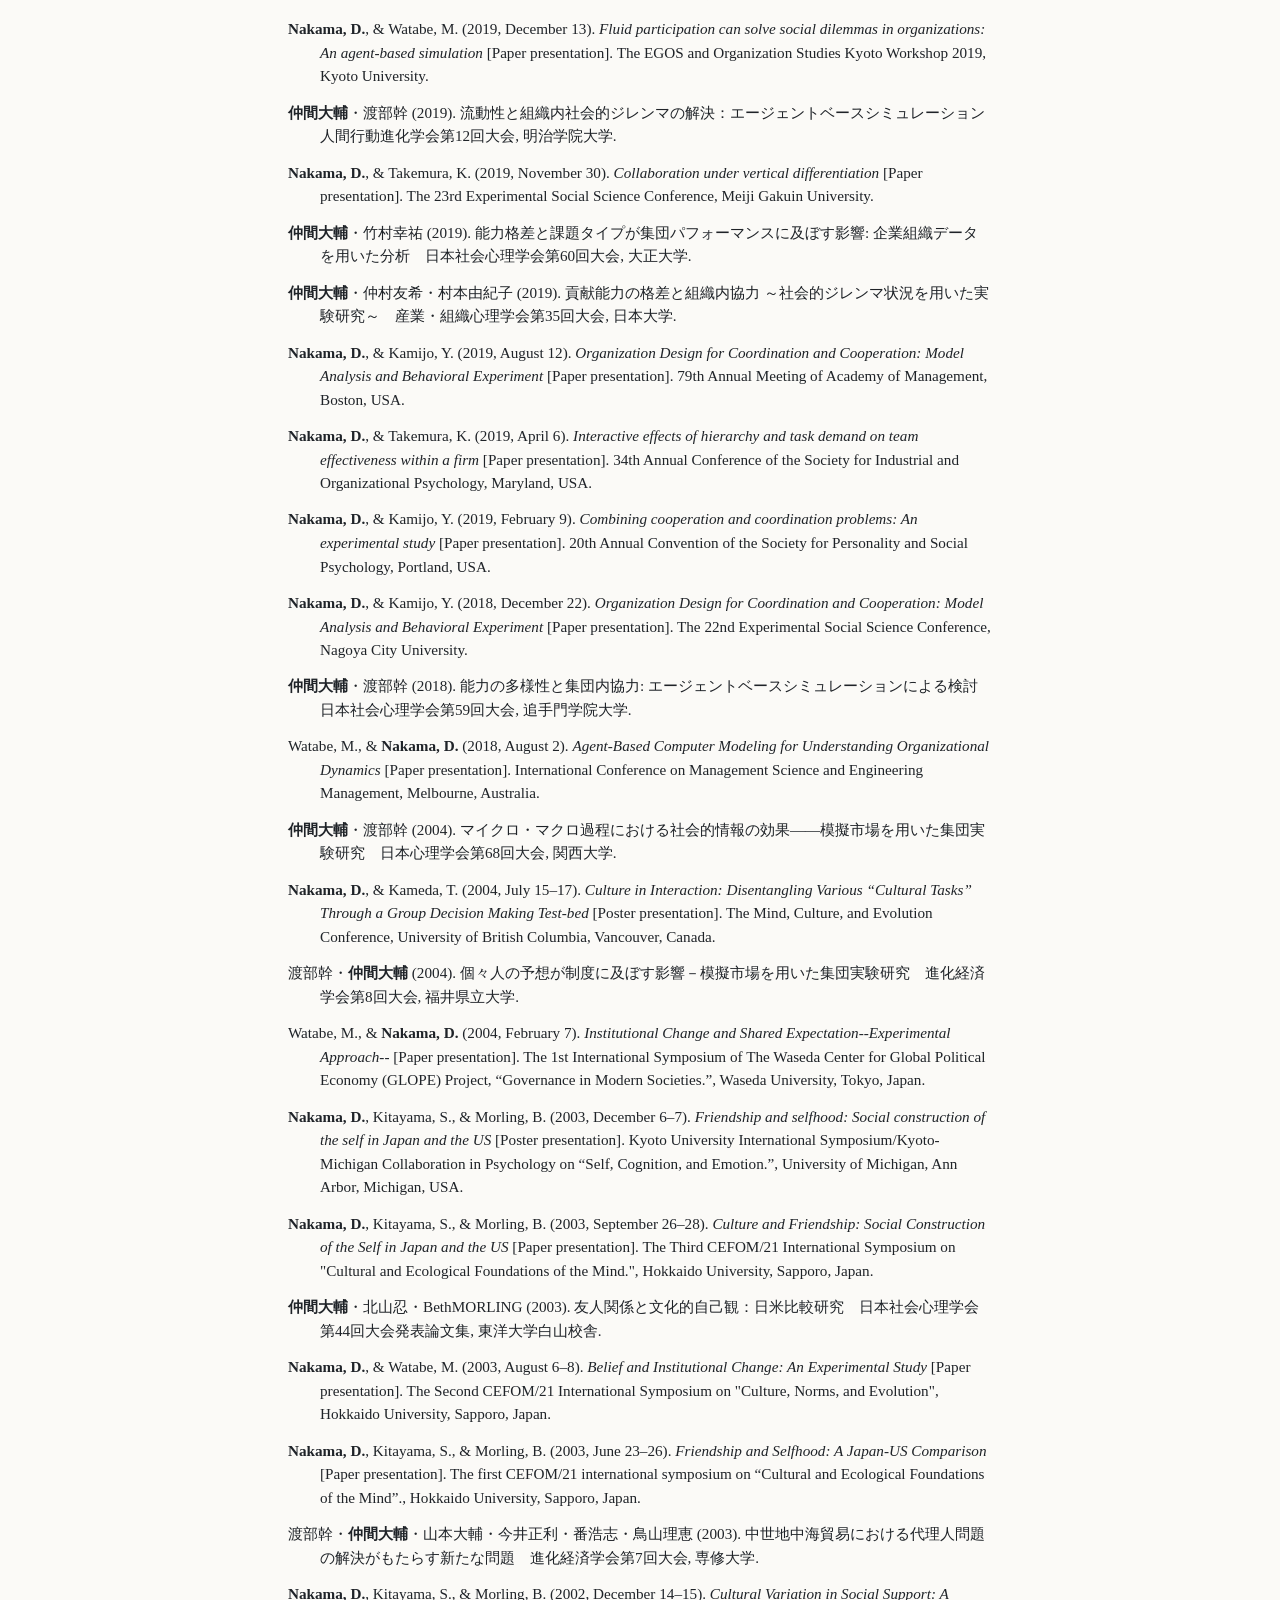
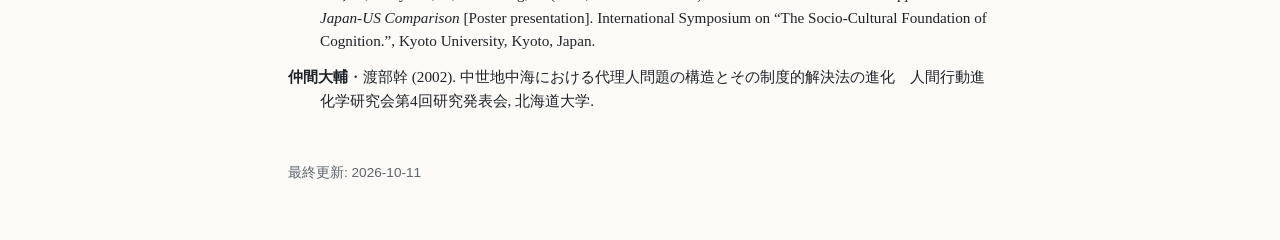
<file: ja/index.html>
<!doctype html>
<html lang="ja">
<head>
<meta charset="utf-8">
<meta name="viewport" content="width=device-width, initial-scale=1">
<title>仲間 大輔</title>
<meta name="description" content="仲間大輔。組織とチームにおける協力とコーディネーションを研究しています。">
<link rel="icon" href="../avatar.png">
<link rel="stylesheet" href="../style.css">
<meta name="google-site-verification" content="29DcpfLCTDxJT65VdbyaexOTjkJp9uY4inDjIt9TOL4">
<script data-goatcounter="https://dnakama.goatcounter.com/count" async src="//gc.zgo.at/count.js"></script>
</head>
<body>
<header>
<p class="switch"><a href="../" lang="en">English</a></p>
<div class="who">
<img src="../avatar.png" alt="仲間大輔の顔写真" width="120" height="120">
<div>
<h1>仲間 大輔 <span class="sub">Daisuke Nakama</span></h1>
<p class="role"><span class="nb">株式会社リクルートマネジメントソリューションズ</span> <span class="nb">組織行動研究所</span> <span class="nb">主任研究員</span><br>博士（社会心理学）</p>
</div>
</div>
<p class="lead">組織やチームのなかで、協力とコーディネーションがどのように生まれ、維持されるかを研究しています。行動実験、ゲーム理論モデル、エージェントベース・シミュレーション、企業の人事・調査データの分析を組み合わせています。組織のなかでAIがどう使われ、人の働き方や協力にどう影響するかも研究しています。</p>
<p class="links"><a href="https://researchmap.jp/dnakama">researchmap</a> · <a href="https://scholar.google.com/citations?user=3xT6G5sAAAAJ">Google Scholar</a> · <a href="https://orcid.org/0000-0003-1457-5297">ORCID</a> · <a href="https://www.recruit-ms.co.jp/issue/talent/0000000144/">会社HP（研究員紹介）</a></p>
<nav class="jump" aria-label="ページ内">
<a href="#background">略歴</a> · <a href="#research">研究テーマ</a> · <a href="#selected">主要業績</a> · <a href="#reports">研究レポート</a> · <a href="#all-works">業績一覧</a>
</nav>
</header>
<main>
<section id="background">
<h2>略歴</h2>
<dl class="background">
<dt>職歴</dt>
<dd><span class="when">2017年4月–現在</span><span class="nb">株式会社リクルートマネジメントソリューションズ</span> <span class="nb">組織行動研究所</span> <span class="nb">主任研究員</span><br><span class="when">2026年4月–現在</span><span class="nb">早稲田大学</span> <span class="nb">現代政治経済研究所</span> <span class="nb">特別研究所員</span><br><span class="when">2006年4月–2017年3月</span><span class="nb">株式会社リクルートホールディングス</span></dd>
<dt>学歴</dt>
<dd><span class="when">2018年4月–2022年3月</span>東京大学 大学院人文社会系研究科 博士課程<br><span class="when">2005年4月–2006年3月</span>北海道大学 大学院文学研究科 博士課程（中退）<br><span class="when">2003年4月–2005年3月</span>北海道大学 大学院文学研究科 修士課程<br><span class="when">1999年4月–2003年3月</span>京都大学 総合人間学部</dd>
<dt>学位</dt>
<dd><span class="when">2025年6月</span>博士（社会心理学）、東京大学</dd>
</dl>
</section>
<section class="themes" id="research">
<h2>研究テーマ</h2>
<h3>コーディネーションのための組織設計</h3>
<p>人々が互いの行動を十分に見通せないとき、どのような仕事の分け方が協力とコーディネーションを促すのか。分業の構造やマネージャーによる調整が、個人の行動と組織全体の成果に及ぼす影響を、ゲーム理論モデルと行動実験で研究しています。</p>
<p class="source">代表的な論文・発表：</p>
<ul class="works">
<li>Kamijo, Y., &amp; <strong>Nakama, D.</strong> (2023). Designing division of labor with strategic uncertainty within organizations: Model analysis and a behavioral experiment. <i>Journal of Economics &amp; Management Strategy</i>, <i>32</i>(2), 257–272. <a href="https://doi.org/10.1111/jems.12506">https://doi.org/10.1111/jems.12506</a> <span class="note">（責任著者、equal contribution）</span></li>
<li><strong>仲間大輔</strong>・上條良夫 (2020). 調整役のマネージャーは誰のために必要か？－役割分化する組織におけるガバナンスメカニズムのゲーム理論的検討－　組織学会大会論文集, <i>9</i>(1), 172–177. <a href="https://doi.org/10.11207/taaos.9.1_172">https://doi.org/10.11207/taaos.9.1_172</a> <span class="note">（責任著者）</span></li>
</ul>
<p class="source theme-reports">関連する研究レポート：<a href="https://www.recruit-ms.co.jp/research/study_report/0000001211/">業務デザインがコラボレーションに及ぼす影響</a></p>
<h3>チームのメンバー構成と流動性</h3>
<p>チームの成果は、どのようなメンバーでチームが構成されるのかに加えて、メンバーがどれだけ入れ替わるかによって、異なることが予想されます。能力や専門性の違いと、異動・離職等によるメンバーの流動性に注目し、それらが協力行動やチームの成果に及ぼす影響を、行動実験、エージェントベース・シミュレーション、企業の職場データから研究しています。</p>
<p class="source">代表的な論文・発表：</p>
<ul class="works">
<li><strong>仲間大輔</strong> (2026). 職場の協力行動はいかに維持されるか：協力風土と流動性の役割　産業・組織心理学会第41回大会, 慶應義塾大学日吉キャンパス.</li>
<li>Kang, Y., &amp; <strong>Nakama, D.</strong> (2026, August 4). <i>The Hidden Cost of Internal Mobility: Performance Declines and Recovery Following Membership Changes</i> [Symposium presentation]. 86th Annual Meeting of the Academy of Management, Philadelphia, USA.</li>
<li>Watabe, M., &amp; <strong>Nakama, D.</strong> (2018). Agent-Based Computer Modeling for Understanding Organizational Dynamics. <i>Lecture Notes on Multidisciplinary Industrial Engineering</i>, 239–249. <a href="https://doi.org/10.1007/978-3-319-93351-1_20">https://doi.org/10.1007/978-3-319-93351-1_20</a></li>
</ul>
<p class="source theme-reports">関連する研究レポート：<a href="https://www.recruit-ms.co.jp/issue/feature/0000001222/">組織の流動性を捉える視点</a></p>
<h3>組織のなかのAI活用</h3>
<p>AIが組織に入ると、人の働き方や関係はどう変わり、人事の研究・実務に何ができるようになるのか。AIエージェントの会話を観察することが働く人に及ぼす影響、LLMによる組織で働く人のタイプの再現、職場のテキストデータの分析等を通じて、人とAIが関わる組織の可能性と課題を研究しています。</p>
<p class="source">代表的な論文・発表：</p>
<ul class="works">
<li>宇野渉・藤井敦寛・増田佳祐・社本丈一郎・禰宜田一雅・<strong>仲間大輔</strong> (2026). 個別化されたAIエージェント間会話の観察が職場におけるメンタリティに与える影響　FIT2026（第25回情報科学技術フォーラム）, 北九州学術研究都市.</li>
<li>Fujii, A., Negita, K., Masuda, K., Uno, W., &amp; <strong>Nakama, D.</strong> (2026, April 15). <i>Investigation of Expressiveness Performance of Large Language Models for HRM Simulations</i> [Workshop presentation]. 3rd HEAL Workshop (Human-centered Evaluation and Auditing of Language Models) at CHI 2026, Barcelona, Spain.</li>
<li>宇野渉・<strong>仲間大輔</strong> (2024). 360度評価における不適切コメントの自動判定とテキスト生成モデルによる学習データ拡張効果の検証　人工知能学会全国大会論文集, <i>JSAI2024</i>, 3Xin266. <a href="https://doi.org/10.11517/pjsai.jsai2024.0_3xin266">https://doi.org/10.11517/pjsai.jsai2024.0_3xin266</a></li>
</ul>
<p class="source theme-reports">関連する研究レポート：LLMエージェントは組織の“人のタイプ”を再現できるか（<a href="https://www.recruit-ms.co.jp/research/study_report/0000001603/">前編</a>・<a href="https://www.recruit-ms.co.jp/research/study_report/0000001604/">後編</a>） · <a href="https://www.recruit-ms.co.jp/research/study_report/0000001315/">360度評価コメントの自動判定</a> · <a href="https://www.recruit-ms.co.jp/research/study_report/0000001194/">1on1メモからメンバーの不調を検知できるか</a></p>
<h3>罰・攻撃行動と協力</h3>
<p>罰や攻撃の可能性は、なぜ協力を支えることもあれば、対立を深めることもあるのか。罰の存在を信じること（実在しない罰への信念を含む）、罰する権限の集中、武力を持つ選択が、協力と対立に及ぼす影響を行動実験で研究しています。</p>
<p class="source">代表的な論文・発表：</p>
<ul class="works">
<li>Ozono, H., &amp; <strong>Nakama, D.</strong> (2026). Instability of cooperation based on fictitious belief: an experiment with artificial supernatural punishment. <i>Scientific Reports</i>, <i>16</i>(1), 8244. <a href="https://doi.org/10.1038/s41598-026-38499-3">https://doi.org/10.1038/s41598-026-38499-3</a></li>
<li>Ozono, H., &amp; <strong>Nakama, D.</strong> (2024). I will hold a weapon if you hold one: Experiments of preemptive strike game with possession option. <i>Evolution and Human Behavior</i>, <i>45</i>(6), 106635. <a href="https://doi.org/10.1016/j.evolhumbehav.2024.106635">https://doi.org/10.1016/j.evolhumbehav.2024.106635</a></li>
<li>大薗博記・<strong>仲間大輔</strong> (2025). 人工「死後罰」信念が集団協力に及ぼす影響：個人間罰との相互作用に着目して　日本人間行動進化学会 第18回大会.</li>
</ul>
</section>
<section id="selected">
<h2>主要業績</h2>
<ul class="works">
<li>Kamijo, Y., &amp; <strong>Nakama, D.</strong> (2023). Designing division of labor with strategic uncertainty within organizations: Model analysis and a behavioral experiment. <i>Journal of Economics &amp; Management Strategy</i>, <i>32</i>(2), 257–272. <a href="https://doi.org/10.1111/jems.12506">https://doi.org/10.1111/jems.12506</a> <span class="note">（責任著者、equal contribution）</span></li>
<li>Ozono, H., &amp; <strong>Nakama, D.</strong> (2024). I will hold a weapon if you hold one: Experiments of preemptive strike game with possession option. <i>Evolution and Human Behavior</i>, <i>45</i>(6), 106635. <a href="https://doi.org/10.1016/j.evolhumbehav.2024.106635">https://doi.org/10.1016/j.evolhumbehav.2024.106635</a></li>
<li>Ozono, H., &amp; <strong>Nakama, D.</strong> (2026). Instability of cooperation based on fictitious belief: an experiment with artificial supernatural punishment. <i>Scientific Reports</i>, <i>16</i>(1), 8244. <a href="https://doi.org/10.1038/s41598-026-38499-3">https://doi.org/10.1038/s41598-026-38499-3</a></li>
<li>坂本佑太朗・<strong>仲間大輔</strong> (2024). ワーク・エンゲイジメントがパフォーマンスに与える影響 ―組織内のマネジメントによる調整効果に注目して―　産業・組織心理学研究, <i>37</i>(2), 173–180. <a href="https://doi.org/10.32222/jaiop.37.2_173">https://doi.org/10.32222/jaiop.37.2_173</a></li>
<li>Ozono, H., &amp; <strong>Nakama, D.</strong> (2022). Effects of experimental situation on group cooperation and individual performance: Comparing laboratory and online experiments. <i>PLOS ONE</i>, <i>17</i>(4), e0267251. <a href="https://doi.org/10.1371/journal.pone.0267251">https://doi.org/10.1371/journal.pone.0267251</a></li>
</ul>
</section>
<section id="reports">
<h2>研究レポート</h2>
<p>研究レポートには、論文や学会発表の内容を実務に向けて日本語で解説したものと、先行研究を整理したレビューがあります。リクルートマネジメントソリューションズのWebサイトで公開しています。「論文・発表の解説」には、元になった論文・発表を示しています。</p>
<article class="report">
<h3>LLMエージェントは組織の“人のタイプ”を再現できるか（前編・後編）</h3>
<p class="meta"><span class="tag">論文・発表の解説</span>藤井 敦寛、仲間 大輔（2026年8月）</p>
<p>LLMエージェントに、組織で働く人のタイプを再現させられるか。4種類の適応タイプを設定して検証したところ、性格診断では設定を完全に再現し、職務経歴書からのタイプ判定もLLMと人間の双方で偶然水準を上回りました。</p>
<p class="source">元になった論文・発表：</p>
<ul class="works">
<li>（前編）藤井敦寛・宇野渉・禰宜田一雅・増田佳祐・<strong>仲間大輔</strong> (2025). LLMエージェントに組織への適応タイプを再現させる手法の検討　情報処理学会研究報告.</li>
<li>（後編）Fujii, A., Negita, K., Masuda, K., Uno, W., &amp; <strong>Nakama, D.</strong> (2026, April 15). <i>Investigation of Expressiveness Performance of Large Language Models for HRM Simulations</i> [Workshop presentation]. 3rd HEAL Workshop (Human-centered Evaluation and Auditing of Language Models) at CHI 2026, Barcelona, Spain.</li>
</ul>
<p><a href="https://www.recruit-ms.co.jp/research/study_report/0000001603/">前編を読む</a> · <a href="https://www.recruit-ms.co.jp/research/study_report/0000001604/">後編を読む</a></p>
</article>
<article class="report">
<h3>テキスト分類タスクにおける生成AIの活用可能性：360度評価における不適切コメントの判定を題材として</h3>
<p class="meta"><span class="tag">論文・発表の解説</span>宇野 渉、仲間 大輔（2024年9月）</p>
<p>360度評価のコメントから、不適切な表現を自動判定できるか。約19万件のデータではBERTが要注意ワードによる判定を上回り、生成AIで作る学習データは、生成時の指示によって精度を高める場合と下げる場合がありました。</p>
<p class="source">元になった論文・発表：</p>
<ul class="works">
<li>宇野渉・<strong>仲間大輔</strong> (2024). 360度評価における不適切コメントの自動判定とテキスト生成モデルによる学習データ拡張効果の検証　人工知能学会全国大会論文集, <i>JSAI2024</i>, 3Xin266. <a href="https://doi.org/10.11517/pjsai.jsai2024.0_3xin266">https://doi.org/10.11517/pjsai.jsai2024.0_3xin266</a></li>
</ul>
<p><a href="https://www.recruit-ms.co.jp/research/study_report/0000001315/">レポートを読む</a></p>
</article>
<article class="report">
<h3>組織の流動性を捉える視点：異動や離職など流動性がもたらす影響について考える</h3>
<p class="meta"><span class="tag">レビュー</span>仲間 大輔（2024年1月、RMS Message vol.72）</p>
<p>異動や離職による組織の流動性は、個人・職場・企業に何をもたらすのか。先行研究を整理し、流動性を抑えるだけでなく、それに合わせてチームの設計や運営を変える必要性を論じています。</p>

<p><a href="https://www.recruit-ms.co.jp/issue/feature/0000001222/">記事を読む</a></p>
</article>
<article class="report">
<h3>業務デザインがコラボレーションに及ぼす影響：ゲーム理論モデル分析と行動実験による検討</h3>
<p class="meta"><span class="tag">論文・発表の解説</span>仲間 大輔（2023年12月）</p>
<p>機能別構造と事業別構造のどちらが協働を促すのか。数理モデルでは機能別構造、行動実験では事業別構造が優位となり、メンバーの自律性が適切な業務設計を左右することが示されました。</p>
<p class="source">元になった論文・発表：</p>
<ul class="works">
<li>Kamijo, Y., &amp; <strong>Nakama, D.</strong> (2023). Designing division of labor with strategic uncertainty within organizations: Model analysis and a behavioral experiment. <i>Journal of Economics &amp; Management Strategy</i>, <i>32</i>(2), 257–272. <a href="https://doi.org/10.1111/jems.12506">https://doi.org/10.1111/jems.12506</a> <span class="note">（責任著者、equal contribution）</span></li>
</ul>
<p><a href="https://www.recruit-ms.co.jp/research/study_report/0000001211/">レポートを読む</a></p>
</article>
<article class="report">
<h3>1on1ミーティング時のメモからメンバーの不調を検知できるか：自然言語処理モデルを活用した検証</h3>
<p class="meta"><span class="tag">論文・発表の解説</span>宇野 渉、仲間 大輔（2023年10月）</p>
<p>1on1のメモから、メンバーの好不調を推定できるか。3,186件のデータを用いた比較ではBERTが最も高精度で、1on1の専門家と同程度の判定成績を示しました。</p>
<p class="source">元になった論文・発表：</p>
<ul class="works">
<li>宇野渉・<strong>仲間大輔</strong> (2023). 1on1ミーティング時のメモを用いたワークメンタリティの好不調の推定　人工知能学会全国大会論文集, <i>JSAI2023</i>, 3Xin406. <a href="https://doi.org/10.11517/pjsai.jsai2023.0_3xin406">https://doi.org/10.11517/pjsai.jsai2023.0_3xin406</a></li>
</ul>
<p><a href="https://www.recruit-ms.co.jp/research/study_report/0000001194/">レポートを読む</a></p>
</article>
<article class="report">
<h3>ネットワークの視点で見る個と組織：先行研究から「つながり」のデザインを考える</h3>
<p class="meta"><span class="tag">レビュー</span>仲間 大輔（2023年、RMS Message vol.69）</p>
<p>組織のなかの「つながり」は、個人と組織に何をもたらし、どう設計できるのか。先行研究を整理し、人事施策によるトップダウンの設計と、個人の行動から生まれるボトムアップの変化という二つの可能性を論じています。</p>

<p><a href="https://www.recruit-ms.co.jp/issue/feature/0000001147/">記事を読む</a></p>
</article>
<article class="report">
<h3>ワーク・エンゲージメントが仕事のパフォーマンスに与える影響：組織内のマネジメントに注目して</h3>
<p class="meta"><span class="tag">論文・発表の解説</span>坂本 佑太朗、仲間 大輔（2022年3月）</p>
<p>ワーク・エンゲイジメントの高さは、どのような職場でも成果に結びつくのか。企業データの分析では、エンゲイジメントとパフォーマンスの正の関係は、マネジャーの関与が強い職場でのみ確認されました。</p>
<p class="source">元になった論文・発表：</p>
<ul class="works">
<li>坂本佑太朗・<strong>仲間大輔</strong> (2024). ワーク・エンゲイジメントがパフォーマンスに与える影響 ―組織内のマネジメントによる調整効果に注目して―　産業・組織心理学研究, <i>37</i>(2), 173–180. <a href="https://doi.org/10.32222/jaiop.37.2_173">https://doi.org/10.32222/jaiop.37.2_173</a></li>
</ul>
<p><a href="https://www.recruit-ms.co.jp/research/study_report/0000001046/">レポートを読む</a></p>
</article>
<article class="report">
<h3>リモートワークは業務遂行にどのような影響を与えるか？：心理学実験による検討</h3>
<p class="meta"><span class="tag">論文・発表の解説</span>仲間 大輔（2021年10月）</p>
<p>働く場所は、協力行動や個人のパフォーマンスを変えるのか。参加者を実験室とオンラインに無作為に割り当てたところ、グループ課題でも個人課題でも差は見られず、場所だけで協力や成果が低下するとはいえない結果でした。</p>
<p class="source">元になった論文・発表：</p>
<ul class="works">
<li>Ozono, H., &amp; <strong>Nakama, D.</strong> (2022). Effects of experimental situation on group cooperation and individual performance: Comparing laboratory and online experiments. <i>PLOS ONE</i>, <i>17</i>(4), e0267251. <a href="https://doi.org/10.1371/journal.pone.0267251">https://doi.org/10.1371/journal.pone.0267251</a></li>
</ul>
<p><a href="https://www.recruit-ms.co.jp/research/study_report/0000001006/">レポートを読む</a></p>
</article>
<article class="report">
<h3>オープン・イノベーションを生み出す組織とは：オープン・イノベーションを理解する理論的枠組み</h3>
<p class="meta"><span class="tag">レビュー</span>仲間 大輔（2019年、RMS Message vol.53）</p>
<p>企業は外部の知識を取り込みながら、どうイノベーションを生み出せるのか。先行研究をもとに、オープン・イノベーションの類型と実行上の課題、組織設計や動機づけのあり方を整理しています。</p>

<p><a href="https://www.recruit-ms.co.jp/issue/feature/0000000745/">記事を読む</a></p>
</article>
</section>
<section id="all-works">
<h2>業績一覧</h2>
<p class="meta">以下の一覧は researchmap から生成しています。 <a href="https://researchmap.jp/dnakama">researchmap</a></p>
<h3>論文 <span class="count">14</span></h3>
<ul class="works">
<li>Ozono, H., &amp; <strong>Nakama, D.</strong> (2026). Instability of cooperation based on fictitious belief: an experiment with artificial supernatural punishment. <i>Scientific Reports</i>, <i>16</i>(1), 8244. <a href="https://doi.org/10.1038/s41598-026-38499-3">https://doi.org/10.1038/s41598-026-38499-3</a></li>
<li>Ozono, H., &amp; <strong>Nakama, D.</strong> (2024). I will hold a weapon if you hold one: Experiments of preemptive strike game with possession option. <i>Evolution and Human Behavior</i>, <i>45</i>(6), 106635. <a href="https://doi.org/10.1016/j.evolhumbehav.2024.106635">https://doi.org/10.1016/j.evolhumbehav.2024.106635</a></li>
<li>宇野渉・<strong>仲間大輔</strong> (2024). 360度評価における不適切コメントの自動判定とテキスト生成モデルによる学習データ拡張効果の検証　人工知能学会全国大会論文集, <i>JSAI2024</i>, 3Xin266. <a href="https://doi.org/10.11517/pjsai.jsai2024.0_3xin266">https://doi.org/10.11517/pjsai.jsai2024.0_3xin266</a></li>
<li>坂本佑太朗・<strong>仲間大輔</strong> (2024). ワーク・エンゲイジメントがパフォーマンスに与える影響 ―組織内のマネジメントによる調整効果に注目して―　産業・組織心理学研究, <i>37</i>(2), 173–180. <a href="https://doi.org/10.32222/jaiop.37.2_173">https://doi.org/10.32222/jaiop.37.2_173</a></li>
<li>Kamijo, Y., &amp; <strong>Nakama, D.</strong> (2023). Designing division of labor with strategic uncertainty within organizations: Model analysis and a behavioral experiment. <i>Journal of Economics &amp; Management Strategy</i>, <i>32</i>(2), 257–272. <a href="https://doi.org/10.1111/jems.12506">https://doi.org/10.1111/jems.12506</a> <span class="note">（責任著者、equal contribution）</span></li>
<li>宇野渉・<strong>仲間大輔</strong> (2023). 1on1ミーティング時のメモを用いたワークメンタリティの好不調の推定　人工知能学会全国大会論文集, <i>JSAI2023</i>, 3Xin406. <a href="https://doi.org/10.11517/pjsai.jsai2023.0_3xin406">https://doi.org/10.11517/pjsai.jsai2023.0_3xin406</a></li>
<li><strong>仲間大輔</strong>・宇野渉 (2022). ハイパフォーマンスチーム分析：小サンプルデータのための探索的分析手法とその適用事例　人工知能学会全国大会論文集, <i>JSAI2022</i>, 4Yin239. <a href="https://doi.org/10.11517/pjsai.jsai2022.0_4yin239">https://doi.org/10.11517/pjsai.jsai2022.0_4yin239</a></li>
<li>Ozono, H., &amp; <strong>Nakama, D.</strong> (2022). Effects of experimental situation on group cooperation and individual performance: Comparing laboratory and online experiments. <i>PLOS ONE</i>, <i>17</i>(4), e0267251. <a href="https://doi.org/10.1371/journal.pone.0267251">https://doi.org/10.1371/journal.pone.0267251</a></li>
<li><strong>仲間大輔</strong>・上條良夫 (2020). 調整役のマネージャーは誰のために必要か？－役割分化する組織におけるガバナンスメカニズムのゲーム理論的検討－　組織学会大会論文集, <i>9</i>(1), 172–177. <a href="https://doi.org/10.11207/taaos.9.1_172">https://doi.org/10.11207/taaos.9.1_172</a> <span class="note">（責任著者）</span></li>
<li>上條良夫・<strong>仲間大輔</strong> (2019). 集団行動のための組織設計：モデル分析と行動実験　組織科学, <i>53</i>(2), 15–24. <a href="https://doi.org/10.11207/soshikikagaku.53.2_15">https://doi.org/10.11207/soshikikagaku.53.2_15</a></li>
<li>Watabe, M., &amp; <strong>Nakama, D.</strong> (2018). Agent-Based Computer Modeling for Understanding Organizational Dynamics. <i>Lecture Notes on Multidisciplinary Industrial Engineering</i>, 239–249. <a href="https://doi.org/10.1007/978-3-319-93351-1_20">https://doi.org/10.1007/978-3-319-93351-1_20</a></li>
<li>Takahashi, T., Ikeda, K., Ishikawa, M., Kitamura, N., Tsukasaki, T., <strong>Nakama, D.</strong>, &amp; Kameda, T. (2005). Anxiety, reactivity, and social stress-induced cortisol elevation in humans. <i>Neuro Endocrinology Letters</i>, <i>26</i>(4), 351–354.</li>
<li>Takahashi, T., Ikeda, K., Ishikawa, M., Kitamura, N., Tsukasaki, T., <strong>Nakama, D.</strong>, &amp; Kameda, T. (2005). Interpersonal trust and social stress-induced cortisol elevation. <i>NeuroReport</i>, <i>16</i>(2), 197–199. <a href="https://doi.org/10.1097/00001756-200502080-00027">https://doi.org/10.1097/00001756-200502080-00027</a></li>
<li>Takahashi, T., Ikeda, K., Ishikawa, M., Tsukasaki, T., <strong>Nakama, D.</strong>, Tanida, S., &amp; Kameda, T. (2004). Social stress-induced cortisol elevation acutely impairs social memory in humans. <i>Neuroscience Letters</i>, <i>363</i>(2), 125–130. <a href="https://doi.org/10.1016/j.neulet.2004.03.062">https://doi.org/10.1016/j.neulet.2004.03.062</a></li>
</ul>
<h3>会議録・プロシーディングス <span class="count">1</span></h3>
<ul class="works">
<li><strong>Nakama, D.</strong>, &amp; Kamijo, Y. (2019). Organization Design for Coordination and Cooperation: Model Analysis and Behavioral Experiment. <i>Academy of Management Proceedings</i>, <i>2019</i>(1), 12315. <a href="https://doi.org/10.5465/ambpp.2019.12315abstract">https://doi.org/10.5465/ambpp.2019.12315abstract</a></li>
</ul>
<h3>書籍（分担執筆） <span class="count">2</span></h3>
<ul class="works">
<li>煎本孝・高橋伸幸・山岸俊男・山口未花子・齋藤貴之・木村美希・上原周子・<strong>仲間大輔</strong>・鈴木直人・竹村幸祐 (2007). <i>集団生活の論理と実践 : 互恵性を巡る心理学および人類学的検討</i>　北海道大学出版会.</li>
<li>渡部幹・<strong>仲間大輔</strong> (2006). <i>制度からガヴァナンスへ : 社会科学における知の交差</i>　東京大学出版会.</li>
</ul>
<h3>受賞 <span class="count">1</span></h3>
<ul class="works">
<li>Advancement Prize for MSEM, Nominated Prize (2018). International Society of Management Science and Engineering Management (ISMSEM).</li>
</ul>
<h3>学会発表 <span class="count">50</span></h3>
<ul class="works">
<li><strong>仲間大輔</strong> (2026). 職場の協力行動はいかに維持されるか：協力風土と流動性の役割　産業・組織心理学会第41回大会, 慶應義塾大学日吉キャンパス.</li>
<li>宇野渉・藤井敦寛・増田佳祐・社本丈一郎・禰宜田一雅・<strong>仲間大輔</strong> (2026). 個別化されたAIエージェント間会話の観察が職場におけるメンタリティに与える影響　FIT2026（第25回情報科学技術フォーラム）, 北九州学術研究都市.</li>
<li><strong>仲間大輔</strong>・工藤泰幸 (2026). 社会的ジレンマと職場の協力行動：ジレンマ・ポートフォリオの視点から　日本グループ・ダイナミックス学会第72回大会, 鹿児島大学郡元キャンパス.</li>
<li>Kang, Y., &amp; <strong>Nakama, D.</strong> (2026, August 4). <i>The Hidden Cost of Internal Mobility: Performance Declines and Recovery Following Membership Changes</i> [Symposium presentation]. 86th Annual Meeting of the Academy of Management, Philadelphia, USA.</li>
<li><strong>Nakama, D.</strong> (2026, July 23–25). <i>Sustaining Organizational Citizenship Behavior in Workplaces: Moderating Role of Team Membership Fluidity in a Cooperative Climate</i> [Poster presentation]. The 21st Annual Conference of INGRoup, Pittsburgh, USA.</li>
<li>Fujii, A., Negita, K., Masuda, K., Uno, W., &amp; <strong>Nakama, D.</strong> (2026, April 15). <i>Investigation of Expressiveness Performance of Large Language Models for HRM Simulations</i> [Workshop presentation]. 3rd HEAL Workshop (Human-centered Evaluation and Auditing of Language Models) at CHI 2026, Barcelona, Spain.</li>
<li>大薗博記・<strong>仲間大輔</strong> (2025). 人工「死後罰」信念が集団協力に及ぼす影響：個人間罰との相互作用に着目して　日本人間行動進化学会 第18回大会.</li>
<li>坂本佑太朗・<strong>仲間大輔</strong>・久米光仁 (2025). ワーク・エンゲイジメントが離職意思に与える影響 ―組織内のマネジメントとの関連に着目して―　経営行動科学学会 第28回年次大会.</li>
<li>竹村幸祐・<strong>仲間大輔</strong> (2025). 歴史の中のWEIRD文化：Google Booksに見る個人主義・促進焦点・ルーズネス　日本社会心理学会第66回大会, 東京大学大学院人文社会系研究科.</li>
<li><strong>Nakama, D.</strong>, &amp; Muramoto, Y. (2025, July 17–19). <i>Expertness Diversity and Membership Fluidity on Individual Behaviors for Team Functioning: Heterogeneous Effects Based on Expertise Level</i> [Poster presentation]. The 20th Annual Conference of INGRoup, Rotterdam, the Netherlands.</li>
<li><strong>仲間大輔</strong>・村本由紀子 (2025). 職場の多様性と流動性は誰のためになるか?組織市民行動に対する能力レベル多様性の影響　産業・組織心理学会大会発表論文集.</li>
<li>藤井敦寛・宇野渉・禰宜田一雅・増田佳祐・<strong>仲間大輔</strong> (2025). LLMエージェントに組織への適応タイプを再現させる手法の検討　情報処理学会研究報告.</li>
<li>大薗博記・<strong>仲間大輔</strong>・上條良夫 (2024). 改変型先制攻撃ゲームによる武力保持・攻撃抑止の規定因の検討（研究計画）　人間行動進化学会第17回大会, 広島修道大学.</li>
<li><strong>Nakama, D.</strong>, &amp; Muramoto, Y. (2024, April 17–20). <i>Interactive Effect Between Vertical Diversity and Membership Fluidity on Coordination</i> [Poster presentation]. 39th Annual Conference of the Society for Industrial and Organizational Psychology, Chicago, USA.</li>
<li>大薗博記・<strong>仲間大輔</strong> (2023). 「人工天罰」付き社会的ジレンマゲームの提案：誤推論による協力形成の実験的検証　日本社会心理学会第64回大会, 上智大学四谷キャンパスおよびオンライン.</li>
<li><strong>仲間大輔</strong>・村本由紀子 (2023). 能力格差と流動性は誰の協力意欲を高めるか？：集団内の個人の立ち位置に注目した企業組織データ分析　日本社会心理学会第64回大会, 上智大学四谷キャンパスおよびオンライン.</li>
<li><strong>仲間大輔</strong>・宇野渉 (2023). 組織階層情報を持つ従業員調査データにおける級内相関係数（ICC）の活用可能性　日本行動計量学会大会抄録集.</li>
<li><strong>仲間大輔</strong>・村本由紀子 (2023). 能力格差がチームのコーディネーションに及ぼす影響-メンバーの流動性の調整効果に着目して-　産業・組織心理学会大会発表論文集.</li>
<li>大薗博記・<strong>仲間大輔</strong> (2022). 武力保持の規定因を探る：保持/不保持選択付き先制攻撃ゲームによる検討　日本社会心理学会第63回大会, 京都橘大学.</li>
<li>大薗博記・<strong>仲間大輔</strong> (2021). 罰権力集中が協力形成に及ぼす負の効果の検討　人間行動進化学会第14回大会, オンライン.</li>
<li><strong>仲間大輔</strong>・入江崇介・宇野渉 (2021). チームデータ分析における機械学習の活用手法とその適用事例　日本行動計量学会大会抄録集.</li>
<li><strong>仲間大輔</strong>・村本由紀子 (2021). メンバーシップの流動性と能力格差が職場の協調に及ぼす影響　日本社会心理学会第62回大会, Web開催.</li>
<li>渡壁政仁・<strong>仲間大輔</strong>・村本由紀子 (2021). 規範遵守行動の成立における他者の行動と選好の推測の影響：COVID-19流行に伴うマスク着用行動に注目して　日本社会心理学会第62回大会, Web開催.</li>
<li>大薗博記・<strong>仲間大輔</strong> (2020). リモート状況はフリーライダーを増大させるか：遠隔と実験室の直接比較実験　人間行動進化学会第13回大会, オンライン.</li>
<li><strong>仲間大輔</strong>・村本由紀子 (2020). 流動性と貢献能力の格差が協力行動に及ぼす影響：社会的ジレンマ状況を用いたインターネット実験　日本社会心理学会第61回大会, Web開催.</li>
<li><strong>Nakama, D.</strong>, &amp; Takemura, K. (2020, October 1–31). <i>Collaboration with Vertical Member Difference: A Multi-Method Investigation of the Moderating Role of Purpose Types Using HR Data Analysis and Laboratory Experiment</i> [Poster presentation]. Interdisciplinary Network for Group Research 2020 Annual Conference, Virtual.</li>
<li><strong>仲間大輔</strong>・上條良夫 (2020). 調整役のマネージャーは誰のために必要か？－役割分化する組織におけるガバナンスメカニズムのゲーム理論的検討－　組織学会大会論文集.</li>
<li><strong>Nakama, D.</strong>, &amp; Watabe, M. (2019, December 13). <i>Fluid participation can solve social dilemmas in organizations: An agent-based simulation</i> [Paper presentation]. The EGOS and Organization Studies Kyoto Workshop 2019, Kyoto University.</li>
<li><strong>仲間大輔</strong>・渡部幹 (2019). 流動性と組織内社会的ジレンマの解決：エージェントベースシミュレーション　人間行動進化学会第12回大会, 明治学院大学.</li>
<li><strong>Nakama, D.</strong>, &amp; Takemura, K. (2019, November 30). <i>Collaboration under vertical differentiation</i> [Paper presentation]. The 23rd Experimental Social Science Conference, Meiji Gakuin University.</li>
<li><strong>仲間大輔</strong>・竹村幸祐 (2019). 能力格差と課題タイプが集団パフォーマンスに及ぼす影響: 企業組織データを用いた分析　日本社会心理学会第60回大会, 大正大学.</li>
<li><strong>仲間大輔</strong>・仲村友希・村本由紀子 (2019). 貢献能力の格差と組織内協力 ～社会的ジレンマ状況を用いた実験研究～　産業・組織心理学会第35回大会, 日本大学.</li>
<li><strong>Nakama, D.</strong>, &amp; Kamijo, Y. (2019, August 12). <i>Organization Design for Coordination and Cooperation: Model Analysis and Behavioral Experiment</i> [Paper presentation]. 79th Annual Meeting of Academy of Management, Boston, USA.</li>
<li><strong>Nakama, D.</strong>, &amp; Takemura, K. (2019, April 6). <i>Interactive effects of hierarchy and task demand on team effectiveness within a firm</i> [Paper presentation]. 34th Annual Conference of the Society for Industrial and Organizational Psychology, Maryland, USA.</li>
<li><strong>Nakama, D.</strong>, &amp; Kamijo, Y. (2019, February 9). <i>Combining cooperation and coordination problems: An experimental study</i> [Paper presentation]. 20th Annual Convention of the Society for Personality and Social Psychology, Portland, USA.</li>
<li><strong>Nakama, D.</strong>, &amp; Kamijo, Y. (2018, December 22). <i>Organization Design for Coordination and Cooperation: Model Analysis and Behavioral Experiment</i> [Paper presentation]. The 22nd Experimental Social Science Conference, Nagoya City University.</li>
<li><strong>仲間大輔</strong>・渡部幹 (2018). 能力の多様性と集団内協力: エージェントベースシミュレーションによる検討　日本社会心理学会第59回大会, 追手門学院大学.</li>
<li>Watabe, M., &amp; <strong>Nakama, D.</strong> (2018, August 2). <i>Agent-Based Computer Modeling for Understanding Organizational Dynamics</i> [Paper presentation]. International Conference on Management Science and Engineering Management, Melbourne, Australia.</li>
<li><strong>仲間大輔</strong>・渡部幹 (2004). マイクロ・マクロ過程における社会的情報の効果――模擬市場を用いた集団実験研究　日本心理学会第68回大会, 関西大学.</li>
<li><strong>Nakama, D.</strong>, &amp; Kameda, T. (2004, July 15–17). <i>Culture in Interaction: Disentangling Various “Cultural Tasks” Through a Group Decision Making Test-bed</i> [Poster presentation]. The Mind, Culture, and Evolution Conference, University of British Columbia, Vancouver, Canada.</li>
<li>渡部幹・<strong>仲間大輔</strong> (2004). 個々人の予想が制度に及ぼす影響－模擬市場を用いた集団実験研究　進化経済学会第8回大会, 福井県立大学.</li>
<li>Watabe, M., &amp; <strong>Nakama, D.</strong> (2004, February 7). <i>Institutional Change and Shared Expectation--Experimental Approach--</i> [Paper presentation]. The 1st International Symposium of The Waseda Center for Global Political Economy (GLOPE) Project, “Governance in Modern Societies.”, Waseda University, Tokyo, Japan.</li>
<li><strong>Nakama, D.</strong>, Kitayama, S., &amp; Morling, B. (2003, December 6–7). <i>Friendship and selfhood: Social construction of the self in Japan and the US</i> [Poster presentation]. Kyoto University International Symposium/Kyoto-Michigan Collaboration in Psychology on “Self, Cognition, and Emotion.”, University of Michigan, Ann Arbor, Michigan, USA.</li>
<li><strong>Nakama, D.</strong>, Kitayama, S., &amp; Morling, B. (2003, September 26–28). <i>Culture and Friendship: Social Construction of the Self in Japan and the US</i> [Paper presentation]. The Third CEFOM/21 International Symposium on &quot;Cultural and Ecological Foundations of the Mind.&quot;, Hokkaido University, Sapporo, Japan.</li>
<li><strong>仲間大輔</strong>・北山忍・BethMORLING (2003). 友人関係と文化的自己観：日米比較研究　日本社会心理学会第44回大会発表論文集, 東洋大学白山校舎.</li>
<li><strong>Nakama, D.</strong>, &amp; Watabe, M. (2003, August 6–8). <i>Belief and Institutional Change: An Experimental Study</i> [Paper presentation]. The Second CEFOM/21 International Symposium on &quot;Culture, Norms, and Evolution&quot;, Hokkaido University, Sapporo, Japan.</li>
<li><strong>Nakama, D.</strong>, Kitayama, S., &amp; Morling, B. (2003, June 23–26). <i>Friendship and Selfhood: A Japan-US Comparison</i> [Paper presentation]. The first CEFOM/21 international symposium on “Cultural and Ecological Foundations of the Mind”., Hokkaido University, Sapporo, Japan.</li>
<li>渡部幹・<strong>仲間大輔</strong>・山本大輔・今井正利・番浩志・鳥山理恵 (2003). 中世地中海貿易における代理人問題の解決がもたらす新たな問題　進化経済学会第7回大会, 専修大学.</li>
<li><strong>Nakama, D.</strong>, Kitayama, S., &amp; Morling, B. (2002, December 14–15). <i>Cultural Variation in Social Support: A Japan-US Comparison</i> [Poster presentation]. International Symposium on “The Socio-Cultural Foundation of Cognition.”, Kyoto University, Kyoto, Japan.</li>
<li><strong>仲間大輔</strong>・渡部幹 (2002). 中世地中海における代理人問題の構造とその制度的解決法の進化　人間行動進化学研究会第4回研究発表会, 北海道大学.</li>
</ul>
</section>
</main>
<footer>
<p>最終更新: 2026-10-11</p>
</footer>
</body>
</html>
</file>
<file: style.css>
:root{--bg:#fbfaf7;--fg:#1f2328;--muted:#5d646c;--line:#dedbd3;--accent:#1d5a8a}
@media (prefers-color-scheme:dark){:root{--bg:#16181b;--fg:#e6e4df;--muted:#a2a8af;--line:#33373c;--accent:#8fc0e8}}
*{box-sizing:border-box}
body{margin:0;background:var(--bg);color:var(--fg);font:17px/1.7 "Iowan Old Style","Palatino Linotype",Palatino,"Hiragino Mincho ProN","Yu Mincho",serif}
header,main,footer{max-width:46rem;margin:0 auto;padding:0 1rem}
header{padding-top:2rem}
h1,h2,h3,.switch,.links,.meta,.count,.source,footer{font-family:-apple-system,"Helvetica Neue","Hiragino Sans","Yu Gothic",sans-serif}
.who{display:flex;gap:1.25rem;align-items:center;flex-wrap:wrap;margin-top:.5rem}
.who img{border-radius:50%;flex:none}
.who div{flex:1;min-width:15rem}
h1{font-size:2rem;line-height:1.25;margin:0 0 .5rem}
h1 .sub{font-size:1rem;font-weight:400;color:var(--muted);margin-left:.5rem}
h2{font-size:1.2rem;margin:3rem 0 1rem;padding-top:1rem;border-top:1px solid var(--line)}
h3{font-size:1rem;margin:1.75rem 0 .25rem}
p{margin:.5rem 0}
a{color:var(--accent);text-underline-offset:.15em;overflow-wrap:anywhere}
.switch{text-align:right;margin:0;font-size:.9rem}
.role{color:var(--muted);margin:0}
.nb{display:inline-block}
.lead{font-size:1.1rem;margin:1.25rem 0}
.links,.jump,.meta,.source{font-size:.9rem}
.jump{margin:1.25rem 0 0}
.meta,.count,.source,.note{color:var(--muted)}
.count{font-weight:400;margin-left:.25rem}
.works,.reports{list-style:none;padding:0;margin:.5rem 0}
.works li{margin:0 0 .8rem;padding-left:2rem;text-indent:-2rem;font-size:.95rem;line-height:1.55}
.reports>li{margin:0 0 1.1rem;font-size:.95rem;line-height:1.55}
.report{margin:1rem 0 2rem;padding-left:1rem;border-left:3px solid var(--line)}
.report h3{margin-top:0}
.tag{display:inline-block;margin-right:.6rem;padding:0 .45rem;border:1px solid var(--line);border-radius:.25rem;font-size:.8rem}
.source{margin:.6rem 0 .2rem}
.themes .works li,.report .works li,.reports .works li{font-size:.875rem;margin-bottom:.4rem;color:var(--muted)}
.theme-reports{margin-top:.75rem}
.background{display:grid;grid-template-columns:5rem 1fr;gap:.65rem 1rem;margin:.5rem 0}
.background dt{font-family:-apple-system,"Helvetica Neue","Hiragino Sans","Yu Gothic",sans-serif;font-weight:600}
.background dd{margin:0}
.when{display:inline-block;min-width:10.5rem;margin-right:1rem;color:var(--muted)}
@media (max-width:34rem){.background{display:block}.background dt{margin-top:1rem}.when{display:block}}
footer{margin-top:3rem;padding-bottom:3rem;color:var(--muted);font-size:.85rem}
</file>
